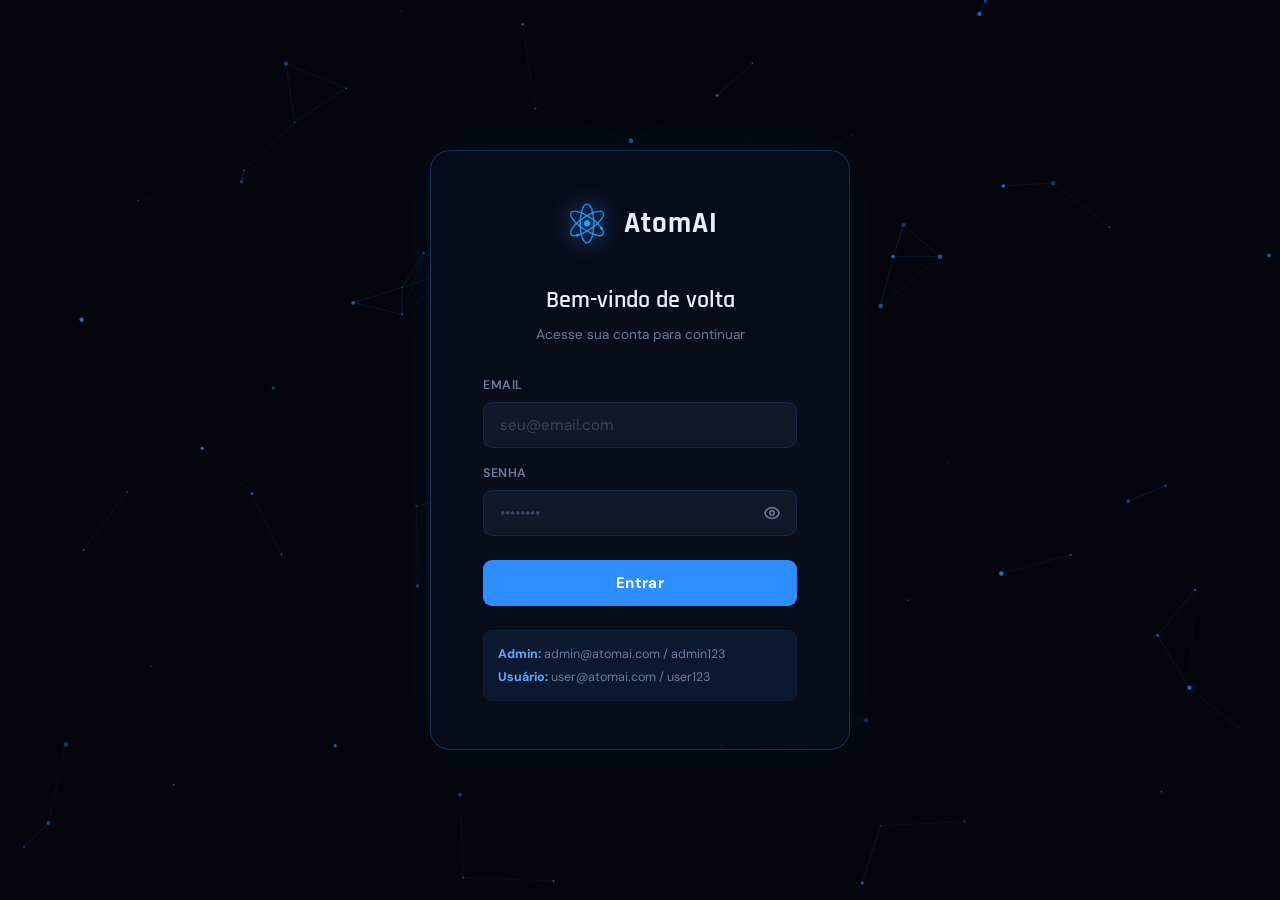
<file: html/index.html>
<!DOCTYPE html>
<html lang="pt-BR">
<head>
  <meta charset="UTF-8">
  <meta name="viewport" content="width=device-width, initial-scale=1.0">
  <link rel="icon" type="image/png" href="/images/ChatGPT Image 5 de nov. de 2025, 22_56_21 (1).png">
  <title>AtomAI — Login</title>
  <link rel="stylesheet" href="/css/style.css">
  <style>
    /* Scoped overrides so the login scene fills the viewport */
    body { display: block; overflow: hidden; }
  </style>
</head>
<body>

<div class="login-scene">
  <!-- Particle network canvas -->
  <canvas id="particles-canvas"></canvas>

  <!-- Login card -->
  <div class="login-card">

    <div class="login-logo-area">
      <img src="/images/ChatGPT Image 5 de nov. de 2025, 22_56_21 (1).png" alt="Logo AtomAI">
      <span class="brand-name">AtomAI</span>
    </div>

    <h1>Bem-vindo de volta</h1>
    <p class="welcome-sub">Acesse sua conta para continuar</p>

    <!-- Error message -->
    <div class="error-banner" id="error-banner">Email ou senha incorretos.</div>

    <!-- Email -->
    <div class="field-group">
      <label for="email">Email</label>
      <div class="input-wrapper">
        <input type="email" id="email" placeholder="seu@email.com" autocomplete="email">
      </div>
    </div>

    <!-- Password -->
    <div class="field-group">
      <label for="password">Senha</label>
      <div class="input-wrapper has-toggle">
        <input type="password" id="password" placeholder="••••••••" autocomplete="current-password">
        <button class="toggle-pass-btn" id="toggle-pass" type="button" title="Mostrar senha">
          <!-- Eye icon -->
          <svg id="eye-icon" xmlns="http://www.w3.org/2000/svg" width="18" height="18" fill="none" viewBox="0 0 24 24" stroke="currentColor" stroke-width="2">
            <path stroke-linecap="round" stroke-linejoin="round" d="M15 12a3 3 0 11-6 0 3 3 0 016 0z"/>
            <path stroke-linecap="round" stroke-linejoin="round" d="M2.458 12C3.732 7.943 7.523 5 12 5c4.478 0 8.268 2.943 9.542 7-1.274 4.057-5.064 7-9.542 7-4.477 0-8.268-2.943-9.542-7z"/>
          </svg>
        </button>
      </div>
    </div>

    <!-- Login button -->
    <button class="login-btn" id="login-btn" type="button">Entrar</button>

    <!-- Credentials hint -->
    <div class="login-hint">
      <strong>Admin:</strong> admin@atomai.com / admin123<br>
      <strong>Usuário:</strong> user@atomai.com / user123
    </div>

  </div>
</div>

<script>
/* ──────────────────────────────────────────────
   PARTICLE NETWORK BACKGROUND
   ────────────────────────────────────────────── */
(function () {
  const canvas  = document.getElementById('particles-canvas');
  const ctx     = canvas.getContext('2d');
  let W, H, particles;
  const COUNT   = 80;
  const MAX_DIST = 130;
  const ACCENT  = '45, 142, 255';

  function resize() {
    W = canvas.width  = window.innerWidth;
    H = canvas.height = window.innerHeight;
  }

  function Particle() {
    this.x  = Math.random() * W;
    this.y  = Math.random() * H;
    this.vx = (Math.random() - .5) * .5;
    this.vy = (Math.random() - .5) * .5;
    this.r  = Math.random() * 1.8 + .6;
    this.alpha = Math.random() * .5 + .3;
  }

  Particle.prototype.update = function () {
    this.x += this.vx;
    this.y += this.vy;
    if (this.x < 0 || this.x > W) this.vx *= -1;
    if (this.y < 0 || this.y > H) this.vy *= -1;
  };

  function init() {
    resize();
    particles = Array.from({ length: COUNT }, () => new Particle());
  }

  function draw() {
    ctx.clearRect(0, 0, W, H);

    // Draw lines
    for (let i = 0; i < particles.length; i++) {
      for (let j = i + 1; j < particles.length; j++) {
        const dx = particles[i].x - particles[j].x;
        const dy = particles[i].y - particles[j].y;
        const d  = Math.sqrt(dx * dx + dy * dy);
        if (d < MAX_DIST) {
          const opacity = (1 - d / MAX_DIST) * .35;
          ctx.beginPath();
          ctx.moveTo(particles[i].x, particles[i].y);
          ctx.lineTo(particles[j].x, particles[j].y);
          ctx.strokeStyle = `rgba(${ACCENT}, ${opacity})`;
          ctx.lineWidth = .6;
          ctx.stroke();
        }
      }
    }

    // Draw dots
    particles.forEach(p => {
      ctx.beginPath();
      ctx.arc(p.x, p.y, p.r, 0, Math.PI * 2);
      ctx.fillStyle = `rgba(${ACCENT}, ${p.alpha})`;
      ctx.fill();
      p.update();
    });

    requestAnimationFrame(draw);
  }

  window.addEventListener('resize', resize);
  init();
  draw();
})();

/* ──────────────────────────────────────────────
   LOGIN LOGIC
   ────────────────────────────────────────────── */
const USERS = {
  'admin@atomai.com': { password: 'admin123', role: 'admin' },
  'user@atomai.com':  { password: 'user123',  role: 'user'  }
};

const emailInput    = document.getElementById('email');
const passwordInput = document.getElementById('password');
const loginBtn      = document.getElementById('login-btn');
const errorBanner   = document.getElementById('error-banner');
const togglePass    = document.getElementById('toggle-pass');

/* Toggle password visibility */
togglePass.addEventListener('click', () => {
  const isPass = passwordInput.type === 'password';
  passwordInput.type = isPass ? 'text' : 'password';
  document.getElementById('eye-icon').style.opacity = isPass ? '.45' : '1';
});

/* Enter key support */
[emailInput, passwordInput].forEach(el =>
  el.addEventListener('keydown', e => { if (e.key === 'Enter') doLogin(); })
);
loginBtn.addEventListener('click', doLogin);

function showError(msg) {
  errorBanner.textContent = msg;
  errorBanner.classList.add('visible');
  passwordInput.value = '';
  passwordInput.focus();
}

function doLogin() {
  const email    = emailInput.value.trim().toLowerCase();
  const password = passwordInput.value;

  errorBanner.classList.remove('visible');

  if (!email || !password) {
    showError('Por favor, preencha email e senha.');
    return;
  }

  const user = USERS[email];

  if (!user || user.password !== password) {
    showError('Email ou senha incorretos.');
    return;
  }

  /* Store session (demo) */
  sessionStorage.setItem('atomai_user', JSON.stringify({ email, role: user.role }));

  /* Visual feedback before redirect */
  loginBtn.textContent = 'Entrando…';
  loginBtn.disabled = true;

  setTimeout(() => {
    if (user.role === 'admin') {
      window.location.href = '/html/dashboard.html';
    } else {
      window.location.href = '/html/atomai-chat.html';
    }
  }, 600);
}
</script>

</body>
</html>
</file>
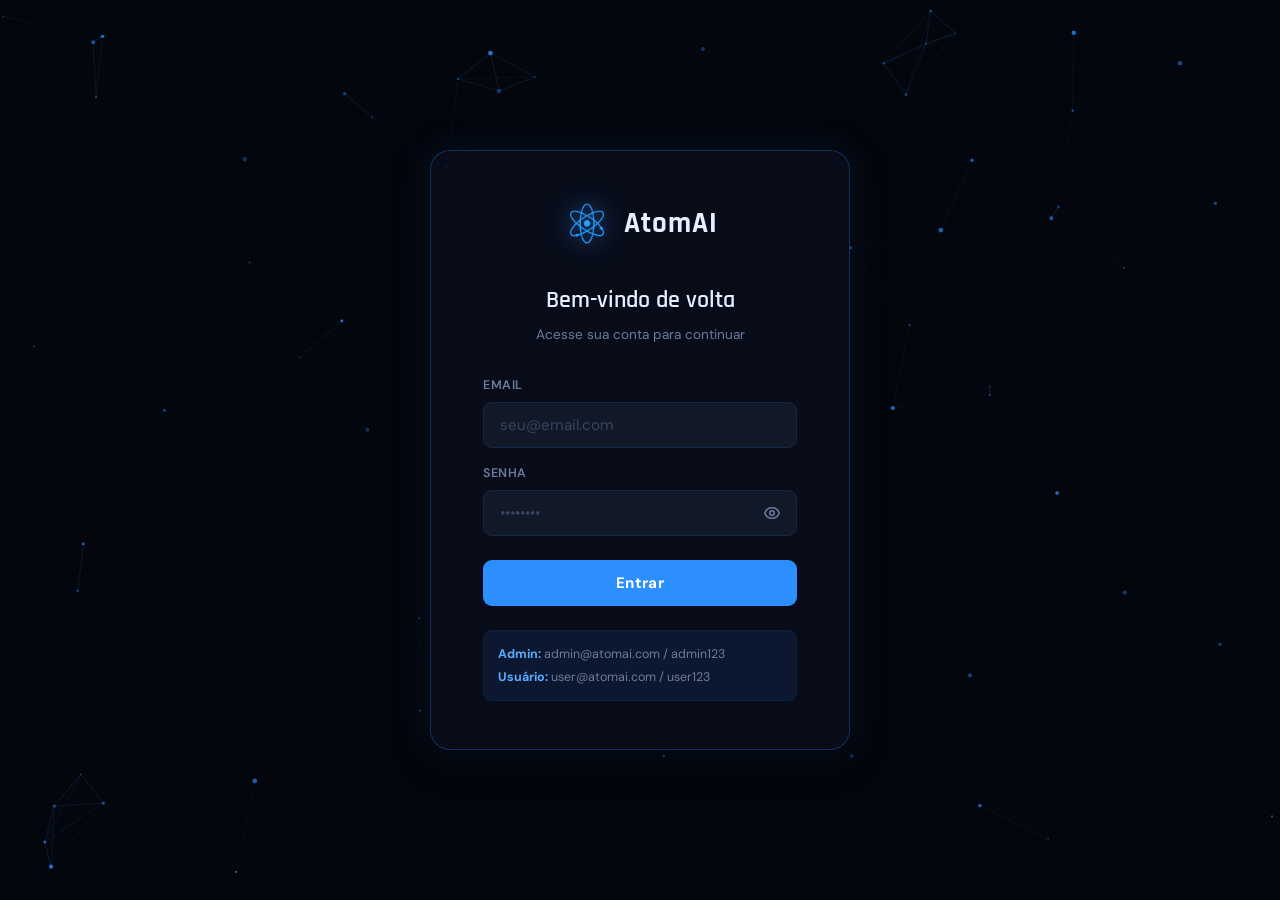
<file: html/agente-detalhe.html>
<!DOCTYPE html>
<html lang="pt-BR">
<head>
  <meta charset="UTF-8">
  <meta name="viewport" content="width=device-width, initial-scale=1.0">
  <link rel="icon" type="image/png" href="/images/ChatGPT Image 5 de nov. de 2025, 22_56_21 (1).png">
  <title>AtomAI — Detalhe do Agente</title>
  <link rel="stylesheet" href="/css/style.css">
  <script src="/js/auth.js"></script>
  <style>
    .back-btn {
      display: inline-flex;
      align-items: center;
      gap: 6px;
      background: transparent;
      border: 1px solid var(--border-hover);
      color: var(--text-2);
      padding: 8px 16px;
      font-size: .85rem;
      border-radius: var(--r-sm);
      cursor: pointer;
      margin-bottom: 28px;
      text-decoration: none;
      transition: all .2s;
    }
    .back-btn:hover {
      background: var(--accent-dim);
      color: var(--text-1);
      transform: translateX(-3px);
      box-shadow: none;
    }

    .agent-header {
      display: flex;
      align-items: center;
      gap: 20px;
      background: var(--bg-2);
      border: 1px solid var(--border);
      border-radius: var(--r);
      padding: 28px 32px;
      margin-bottom: 24px;
    }

    .agent-avatar {
      width: 68px; height: 68px;
      background: var(--accent-dim);
      border: 2px solid var(--border-hover);
      border-radius: 16px;
      display: flex;
      align-items: center;
      justify-content: center;
      font-family: 'Rajdhani', sans-serif;
      font-size: 1.6rem;
      font-weight: 700;
      color: var(--accent-bright);
      flex-shrink: 0;
    }

    .agent-info h2 {
      font-family: 'Rajdhani', sans-serif;
      font-size: 1.6rem;
      font-weight: 700;
    }

    .agent-info p {
      font-size: .88rem;
      color: var(--text-2);
      margin-top: 3px;
    }

    .agent-meta {
      display: flex;
      gap: 12px;
      margin-top: 10px;
      flex-wrap: wrap;
    }

    .meta-badge {
      font-size: .75rem;
      font-weight: 600;
      padding: 4px 10px;
      border-radius: 20px;
      background: var(--bg-3);
      border: 1px solid var(--border);
      color: var(--text-2);
    }

    .meta-badge.green { background: rgba(0,232,122,.1); border-color: rgba(0,232,122,.2); color: var(--green); }
    .meta-badge.blue  { background: var(--accent-dim);  border-color: var(--border-hover); color: var(--accent-bright); }

    .stats-row {
      display: grid;
      grid-template-columns: repeat(auto-fit, minmax(160px, 1fr));
      gap: 16px;
      margin-bottom: 24px;
    }

    .stat-mini {
      background: var(--bg-2);
      border: 1px solid var(--border);
      border-radius: var(--r);
      padding: 20px 22px;
    }

    .stat-mini h4 {
      font-size: .73rem;
      font-weight: 600;
      color: var(--text-2);
      text-transform: uppercase;
      letter-spacing: .9px;
      margin-bottom: 8px;
    }

    .stat-mini .val {
      font-family: 'Rajdhani', sans-serif;
      font-size: 2.2rem;
      font-weight: 700;
      color: var(--text-1);
      line-height: 1;
    }

    .stat-mini .sub {
      font-size: .8rem;
      margin-top: 4px;
    }

    .recent-title {
      font-family: 'Rajdhani', sans-serif;
      font-size: 1.1rem;
      font-weight: 600;
      margin-bottom: 14px;
      color: var(--text-1);
    }
  </style>
</head>
<body>

  <aside class="sidebar">
    <div class="logo-area">
      <img src="/images/ChatGPT Image 5 de nov. de 2025, 22_56_21 (1).png" alt="Logo" class="logo">
      <a href="/html/atomai-chat.html"><h2>AtomAI</h2></a>
    </div>
    <nav>
      <ul>
        <li><a href="/html/dashboard.html">📊 Dashboard</a></li>
        <li class="active"><a href="/html/agentes.html">🤖 Agentes</a></li>
        <li><a href="/html/tickets.html">🎫 Tickets</a></li>
        <li><a href="/html/conf.html">⚙️ Configurações</a></li>
      </ul>
    </nav>
  </aside>

  <main class="content fade-in">

    <a class="back-btn" href="/html/agentes.html">← Voltar para Agentes</a>

    <!-- Agent header preenchido via JS -->
    <div class="agent-header" id="agent-header">
      <div class="agent-avatar" id="agent-avatar">—</div>
      <div class="agent-info">
        <h2 id="agent-name">—</h2>
        <p id="agent-specialty">—</p>
        <div class="agent-meta">
          <span class="meta-badge green" id="agent-status">—</span>
          <span class="meta-badge blue" id="agent-id">—</span>
        </div>
      </div>
    </div>

    <!-- Stats -->
    <div class="stats-row">
      <div class="stat-mini">
        <h4>Resolvidos</h4>
        <div class="val" id="stat-resolved">—</div>
        <div class="sub positive">Total acumulado</div>
      </div>
      <div class="stat-mini">
        <h4>Em Andamento</h4>
        <div class="val" id="stat-active">—</div>
        <div class="sub neutral">Tickets abertos</div>
      </div>
      <div class="stat-mini">
        <h4>Taxa de Resolução</h4>
        <div class="val" id="stat-rate">—</div>
        <div class="sub positive">Esta semana</div>
      </div>
      <div class="stat-mini">
        <h4>Tempo Médio</h4>
        <div class="val" id="stat-time">—</div>
        <div class="sub neutral">Por ticket</div>
      </div>
    </div>

    <!-- Recent tickets -->
    <p class="recent-title">Tickets Recentes</p>
    <div class="table-wrapper">
      <table id="recent-table">
        <thead>
          <tr>
            <th>ID</th>
            <th>Cliente</th>
            <th>Assunto</th>
            <th>Status</th>
            <th>Criado</th>
          </tr>
        </thead>
        <tbody id="recent-tbody"></tbody>
      </table>
    </div>

  </main>

<script>
/* ── Dados dos agentes ── */
const AGENTS = {
  B1: {
    name: 'Bot 1',
    specialty: 'Especialidade: Hardware',
    status: 'Online',
    id: 'ID: B1-001',
    avatar: 'B1',
    resolved: 82,
    active: 7,
    rate: '94%',
    time: '8m',
    tickets: [
      { id: '111-111-111', cliente: 'João',   assunto: 'Placa-mãe não reconhece RAM',  status: 'online',  criado: '2 h atrás' },
      { id: '222-222-222', cliente: 'Filinto', assunto: 'HD não aparece no BIOS',       status: 'online',  criado: '3 min atrás' },
      { id: '555-555-555', cliente: 'Ana',     assunto: 'Fonte queimada',              status: 'away',    criado: '1 h atrás' },
      { id: '666-666-666', cliente: 'Pedro',   assunto: 'CPU superaquecendo',          status: 'online',  criado: '40 min atrás' },
    ]
  },
  B2: {
    name: 'Bot 2',
    specialty: 'Especialidade: Software',
    status: 'Online',
    id: 'ID: B2-002',
    avatar: 'B2',
    resolved: 76,
    active: 5,
    rate: '91%',
    time: '11m',
    tickets: [
      { id: '444-444-444', cliente: 'Vitor',   assunto: 'Erro ao instalar drivers',    status: 'online',  criado: '5 min atrás' },
      { id: '777-777-777', cliente: 'Mariana',  assunto: 'Windows não inicializa',     status: 'away',    criado: '30 min atrás' },
      { id: '888-888-888', cliente: 'Lucas',    assunto: 'Antivírus bloqueando app',   status: 'online',  criado: '1 h atrás' },
    ]
  },
  B3: {
    name: 'Bot 3',
    specialty: 'Especialidade: Gerais',
    status: 'Ausente',
    id: 'ID: B3-003',
    avatar: 'B3',
    resolved: 45,
    active: 2,
    rate: '78%',
    time: '14m',
    tickets: [
      { id: '333-333-333', cliente: 'Carlos',  assunto: 'Dúvida sobre garantia',      status: 'away',    criado: '7 min atrás' },
      { id: '999-999-999', cliente: 'Beatriz', assunto: 'Solicitação de troca',       status: 'online',  criado: '2 h atrás' },
    ]
  }
};

/* ── Lê parâmetro ?id=B1 ── */
const params = new URLSearchParams(window.location.search);
const id     = params.get('id') || 'B1';
const agent  = AGENTS[id] || AGENTS['B1'];

/* ── Preenche header ── */
document.getElementById('agent-avatar').textContent    = agent.avatar;
document.getElementById('agent-name').textContent      = agent.name;
document.getElementById('agent-specialty').textContent = agent.specialty;
document.getElementById('agent-status').textContent    = agent.status;
document.getElementById('agent-id').textContent        = agent.id;

/* status badge color */
if (agent.status === 'Online') {
  document.getElementById('agent-status').classList.add('green');
} else {
  document.getElementById('agent-status').style.cssText =
    'background:rgba(255,170,0,.1);border-color:rgba(255,170,0,.2);color:var(--orange)';
}

/* ── Preenche stats com contador animado ── */
function animCount(el, target, suffix = '') {
  let v = 0;
  const step = target / 40;
  const t = setInterval(() => {
    v += step;
    if (v >= target) { v = target; clearInterval(t); }
    el.textContent = Math.floor(v) + suffix;
  }, 16);
}

animCount(document.getElementById('stat-resolved'), agent.resolved);
animCount(document.getElementById('stat-active'),   agent.active);
document.getElementById('stat-rate').textContent = agent.rate;
document.getElementById('stat-time').textContent = agent.time;

/* ── Preenche tabela de tickets ── */
const tbody = document.getElementById('recent-tbody');
agent.tickets.forEach(t => {
  tbody.innerHTML += `
    <tr>
      <td class="link">${t.id}</td>
      <td>${t.cliente}</td>
      <td>${t.assunto}</td>
      <td><span class="status ${t.status}">${t.status === 'online' ? 'Resolvido' : 'Em aberto'}</span></td>
      <td>${t.criado}</td>
    </tr>`;
});
</script>

</body>
</html>
</file>
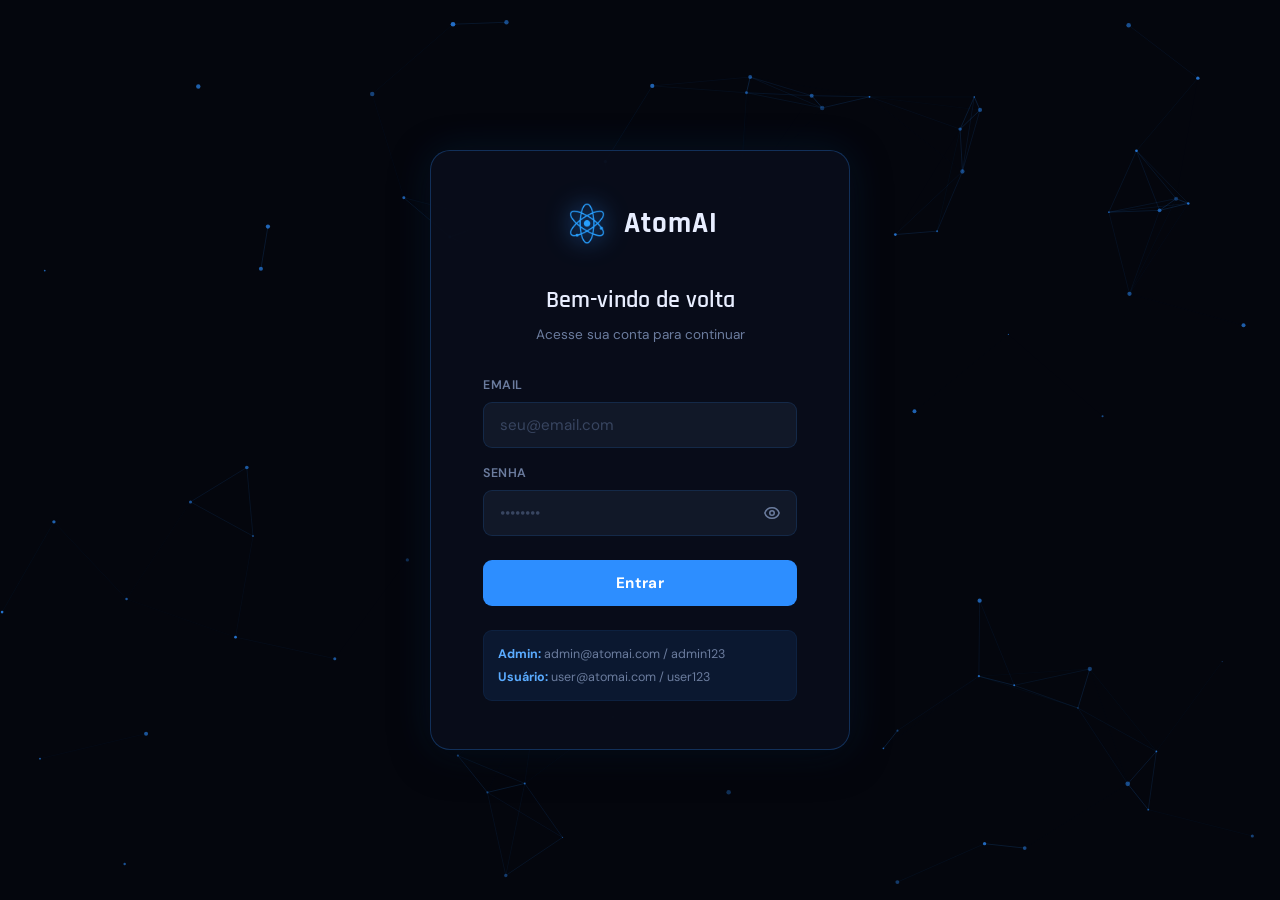
<file: html/agentes.html>
<!DOCTYPE html>
<html lang="pt-BR">
<head>
  <meta charset="UTF-8">
  <meta name="viewport" content="width=device-width, initial-scale=1.0">
  <link rel="icon" type="image/png" href="/images/ChatGPT Image 5 de nov. de 2025, 22_56_21 (1).png">
  <title>AtomAI — Agentes</title>
  <link rel="stylesheet" href="/css/style.css">
</head>
<body>

  <aside class="sidebar">
    <div class="logo-area">
      <img src="/images/ChatGPT Image 5 de nov. de 2025, 22_56_21 (1).png" alt="Logo" class="logo">
      <a href="/html/atomai-chat.html"><h2>AtomAI</h2></a>
    </div>
    <nav>
      <ul>
        <li><a href="/html/dashboard.html">📊 Dashboard</a></li>
        <li class="active"><a href="/html/agentes.html">🤖 Agentes</a></li>
        <li><a href="/html/tickets.html">🎫 Tickets</a></li>
        <li><a href="/html/conf.html">⚙️ Configurações</a></li>
      </ul>
    </nav>
  </aside>

  <main class="content">
    <h1>Agentes</h1>
    <p class="subtitle">Gerencie sua equipe de suporte</p>

    <div class="table-wrapper fade-in">
      <table>
        <thead>
          <tr>
            <th>Agente</th>
            <th>Especialidade</th>
            <th>Status</th>
            <th>Resolvidos</th>
            <th>Ações</th>
          </tr>
        </thead>
        <tbody>
          <tr>
            <td>B1 — Bot 1</td>
            <td>Hardware</td>
            <td><span class="status online">Online</span></td>
            <td>82</td>
            <td><a class="link" href="/html/agente-detalhe.html?id=B1">Ver detalhes →</a></td>
          </tr>
          <tr>
            <td>B2 — Bot 2</td>
            <td>Software</td>
            <td><span class="status online">Online</span></td>
            <td>76</td>
            <td><a class="link" href="/html/agente-detalhe.html?id=B2">Ver detalhes →</a></td>
          </tr>
          <tr>
            <td>B3 — Bot 3</td>
            <td>Gerais</td>
            <td><span class="status away">Ausente</span></td>
            <td>45</td>
            <td><a class="link" href="/html/agente-detalhe.html?id=B3">Ver detalhes →</a></td>
          </tr>
        </tbody>
      </table>
    </div>
  </main>


<script src="/js/auth.js"></script>
</body>
</html>
</file>
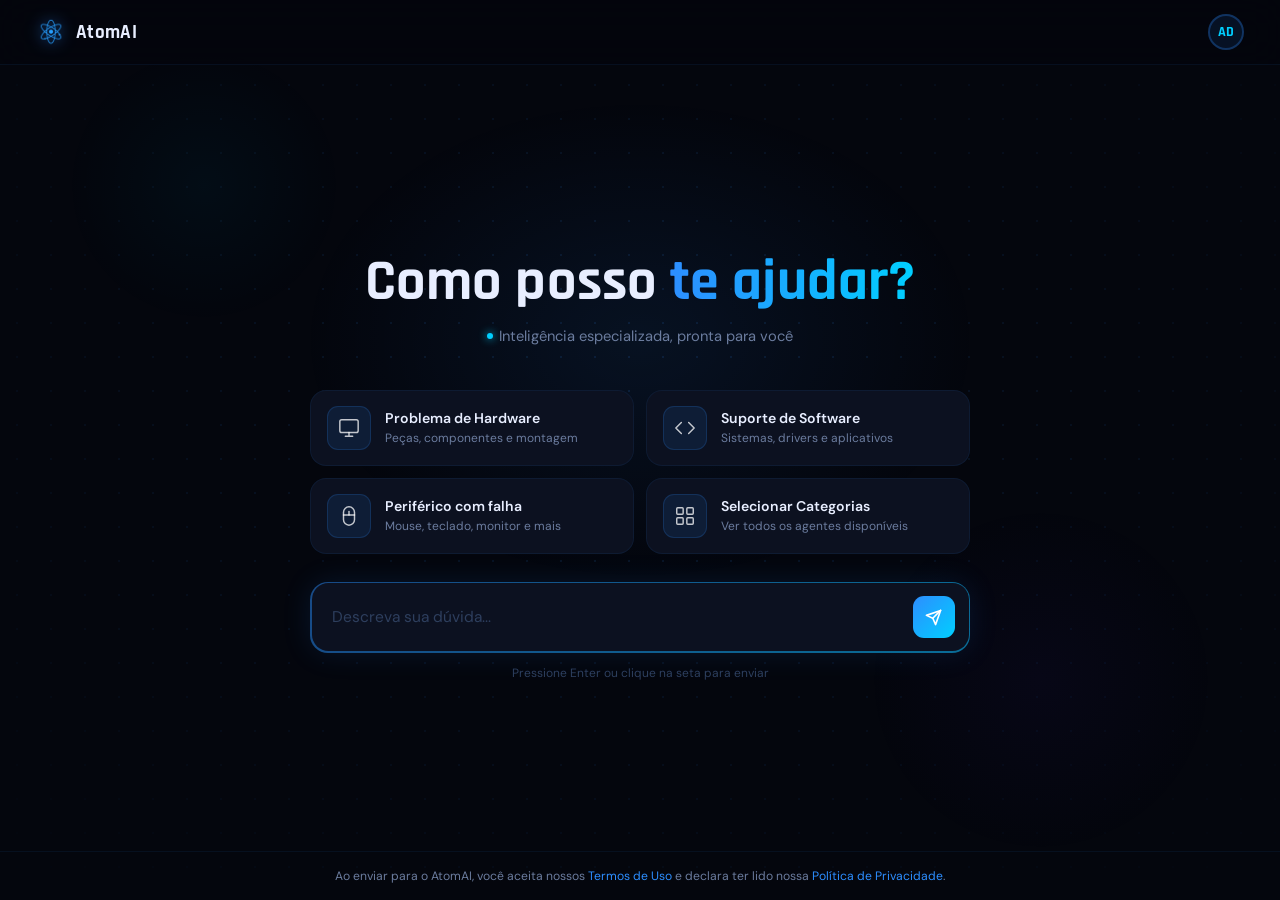
<file: html/atomai-chat.html>
<!DOCTYPE html>
<html lang="pt-BR">
<head>
  <meta charset="UTF-8">
  <meta name="viewport" content="width=device-width, initial-scale=1.0">
  <link rel="icon" type="image/png" href="/images/ChatGPT Image 5 de nov. de 2025, 22_56_21 (1).png">
  <title>AtomAI — Chat</title>
  <link rel="stylesheet" href="/css/atomai-chat.css">
</head>
<body>

  <!-- Background layers -->
  <div class="bg-grid"></div>
  <div class="bg-glow bg-glow-center"></div>
  <div class="bg-glow bg-glow-br"></div>
  <div class="bg-glow bg-glow-tl"></div>

  <!-- HEADER -->
  <header class="atomai-header">
    <div class="atomai-logo-area">
      <img src="/images/ChatGPT Image 5 de nov. de 2025, 22_56_21 (1).png" alt="Logo AtomAI" class="atomai-logo">
      <a href="/html/atomai-chat.html"><h1>AtomAI</h1></a>
    </div>

    <div class="atomai-user-menu">
      <div class="atomai-user-avatar" id="header-avatar">AD</div>
      <div class="atomai-dropdown" id="user-dropdown">
        <a href="/html/dashboard.html" id="link-admin"><button>⚙️ Painel Admin</button></a>
        <a href="/html/planos.html"><button>💎 Upgrade de Plano</button></a>
        <a href="/html/index.html" onclick="sessionStorage.clear()"><button>🚪 Sair</button></a>
      </div>
    </div>
  </header>

  <!-- MAIN -->
  <main class="atomai-main">
    <div class="atomai-chat-box">

      <!-- Heading -->
      <h1 class="main-title">
        Como posso <span class="gradient-word">te ajudar?</span>
      </h1>

      <p class="main-subtitle">
        <span class="subtitle-dot"></span>
        Inteligência especializada, pronta para você
      </p>

      <!-- Suggestion cards -->
      <div class="suggestions-grid">

        <div class="sug-card" data-msg="Estou com dificuldades com peças do meu computador.">
          <div class="sug-icon">
            <!-- Monitor / Hardware -->
            <svg viewBox="0 0 24 24" fill="none" stroke="currentColor" stroke-width="1.6" stroke-linecap="round" stroke-linejoin="round">
              <rect x="2" y="3" width="20" height="14" rx="2"/>
              <path d="M8 21h8M12 17v4"/>
            </svg>
          </div>
          <div class="sug-content">
            <span class="sug-title">Problema de Hardware</span>
            <span class="sug-desc">Peças, componentes e montagem</span>
          </div>
          <span class="sug-arrow">→</span>
        </div>

        <div class="sug-card" data-msg="Preciso de ajuda com um software ou sistema operacional.">
          <div class="sug-icon">
            <!-- Code / Software -->
            <svg viewBox="0 0 24 24" fill="none" stroke="currentColor" stroke-width="1.6" stroke-linecap="round" stroke-linejoin="round">
              <polyline points="16 18 22 12 16 6"/>
              <polyline points="8 6 2 12 8 18"/>
            </svg>
          </div>
          <div class="sug-content">
            <span class="sug-title">Suporte de Software</span>
            <span class="sug-desc">Sistemas, drivers e aplicativos</span>
          </div>
          <span class="sug-arrow">→</span>
        </div>

        <div class="sug-card" data-msg="Um periférico meu está com problema e precisa de suporte.">
          <div class="sug-icon">
            <!-- Mouse / Peripheral -->
            <svg viewBox="0 0 24 24" fill="none" stroke="currentColor" stroke-width="1.6" stroke-linecap="round" stroke-linejoin="round">
              <rect x="6" y="2" width="12" height="20" rx="6"/>
              <path d="M12 7v4"/>
              <line x1="6" y1="11" x2="18" y2="11"/>
            </svg>
          </div>
          <div class="sug-content">
            <span class="sug-title">Periférico com falha</span>
            <span class="sug-desc">Mouse, teclado, monitor e mais</span>
          </div>
          <span class="sug-arrow">→</span>
        </div>

        <div class="sug-card" data-msg="">
          <div class="sug-icon">
            <!-- Grid / Categories -->
            <svg viewBox="0 0 24 24" fill="none" stroke="currentColor" stroke-width="1.6" stroke-linecap="round" stroke-linejoin="round">
              <rect x="3" y="3" width="7" height="7" rx="1"/>
              <rect x="14" y="3" width="7" height="7" rx="1"/>
              <rect x="3" y="14" width="7" height="7" rx="1"/>
              <rect x="14" y="14" width="7" height="7" rx="1"/>
            </svg>
          </div>
          <div class="sug-content">
            <span class="sug-title">Selecionar Categorias</span>
            <span class="sug-desc">Ver todos os agentes disponíveis</span>
          </div>
          <span class="sug-arrow">→</span>
        </div>

      </div>

      <!-- Input -->
      <div class="input-border-wrap">
        <div class="atomai-input-inner">
          <input
            type="text"
            id="chat-input"
            placeholder="Descreva sua dúvida..."
            autocomplete="off"
          >
          <button class="send-btn" id="send-btn" type="button" title="Enviar">
            <svg viewBox="0 0 24 24">
              <line x1="22" y1="2" x2="11" y2="13"/>
              <polygon points="22 2 15 22 11 13 2 9 22 2"/>
            </svg>
          </button>
        </div>
      </div>

      <p class="input-hint">Pressione Enter ou clique na seta para enviar</p>

    </div>
  </main>

  <!-- FOOTER -->
  <footer class="atomai-footer">
    <p>
      Ao enviar para o AtomAI, você aceita nossos
      <a href="/html/termos.html">Termos de Uso</a> e declara ter lido nossa
      <a href="/html/privacidade.html">Política de Privacidade</a>.
    </p>
  </footer>

<script>
/* Esconde "Painel Admin" para usuário comum */
const _u = JSON.parse(sessionStorage.getItem('atomai_user') || '{}');
if (_u.role !== 'admin') {
  const adminLink = document.getElementById('link-admin');
  if (adminLink) adminLink.style.display = 'none';
}

/* Avatar com iniciais do perfil salvo */
(function () {
  const saved = JSON.parse(localStorage.getItem('atomai_profile') || '{}');
  const nome = (saved.nome || 'Admin').charAt(0).toUpperCase();
  const sobr = (saved.sobrenome || 'D').charAt(0).toUpperCase();
  document.getElementById('header-avatar').textContent = nome + sobr;
})();

/* Rotating placeholder */
const placeholders = [
  'Descreva sua dúvida...',
  'Ex: meu computador não liga...',
  'Ex: driver de áudio com problema...',
  'Ex: teclado não está respondendo...',
  'Ex: sistema lento após atualização...',
];
let pIdx = 0;
const chatInput = document.getElementById('chat-input');
setInterval(() => {
  if (document.activeElement !== chatInput) {
    pIdx = (pIdx + 1) % placeholders.length;
    chatInput.placeholder = placeholders[pIdx];
  }
}, 3200);

/* Suggestion cards */
document.querySelectorAll('.sug-card').forEach(card => {
  card.addEventListener('click', () => {
    const msg = card.dataset.msg;

    /* "Selecionar Categorias" → vai para categorias.html */
    if (!msg) {
      window.location.href = '/html/categorias.html';
      return;
    }

    /* Outros cards → chatbot com mensagem pré-preenchida */
    sessionStorage.setItem('atomai_msg', msg);
    window.location.href = '/html/chatbot1.html';
  });
});

/* Botão enviar / Enter */
function goToChat() {
  const val = chatInput.value.trim();
  if (!val) return;
  sessionStorage.setItem('atomai_msg', val);
  window.location.href = '/html/chatbot1.html';
}

document.getElementById('send-btn').addEventListener('click', goToChat);
chatInput.addEventListener('keydown', e => {
  if (e.key === 'Enter') goToChat();
});
</script>

</body>
</html>
</file>
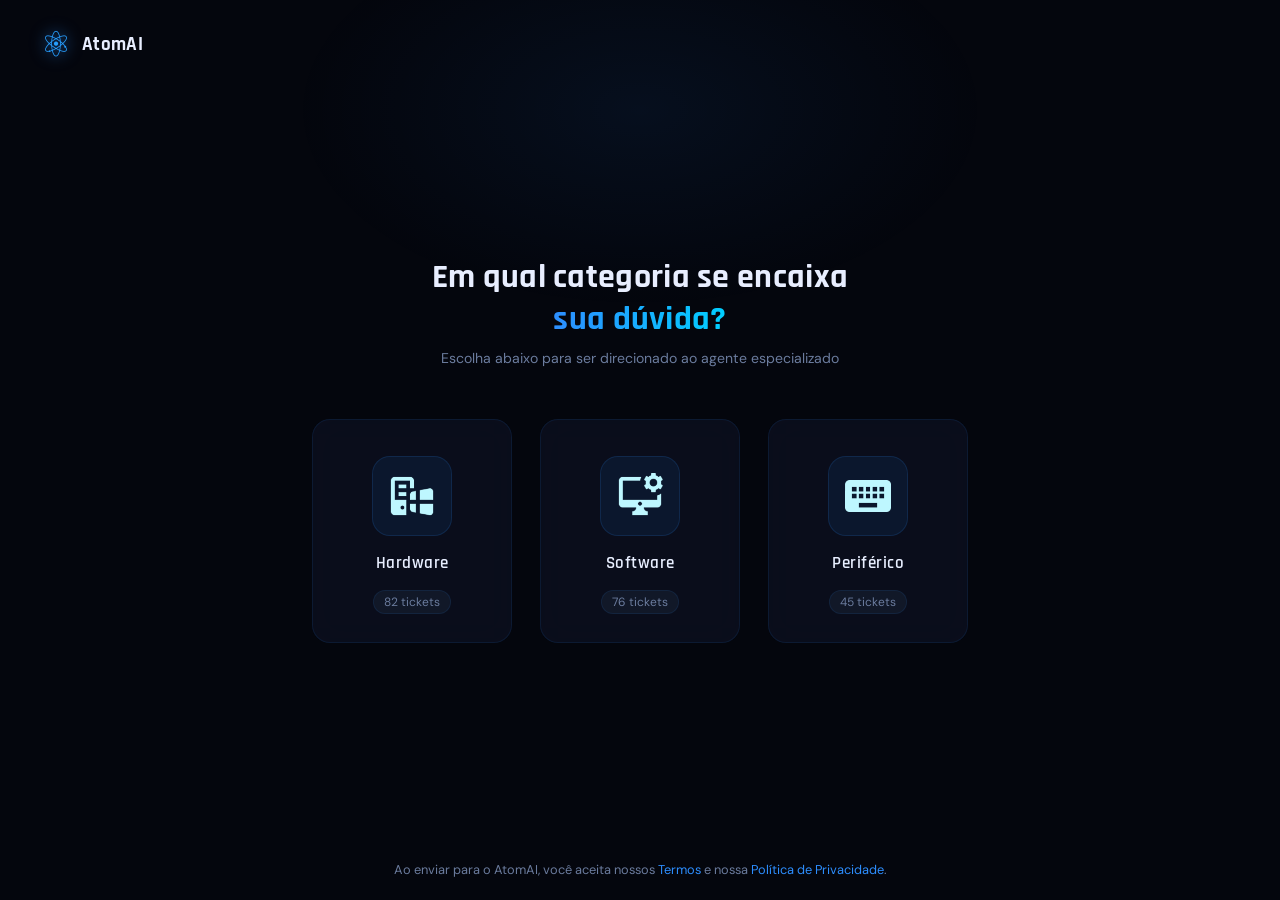
<file: html/categorias.html>
<!DOCTYPE html>
<html lang="pt-BR">
<head>
  <meta charset="UTF-8">
  <meta name="viewport" content="width=device-width, initial-scale=1.0">
  <link rel="icon" type="image/png" href="/images/ChatGPT Image 5 de nov. de 2025, 22_56_21 (1).png">
  <title>AtomAI — Selecione a Categoria</title>
  <link rel="stylesheet" href="/css/categorias.css">
</head>
<body>

  <!-- HEADER -->
  <header>
    <img src="/images/ChatGPT Image 5 de nov. de 2025, 22_56_21 (1).png" alt="Logo AtomAI">
    <a href="/html/atomai-chat.html"><h1>AtomAI</h1></a>
  </header>

  <!-- TITLE -->
  <div class="page-title">
    <h2>Em qual categoria se encaixa<br><span>sua dúvida?</span></h2>
    <p>Escolha abaixo para ser direcionado ao agente especializado</p>
  </div>

  <!-- CATEGORY CARDS -->
  <div class="categories-grid">

    <a class="cat-card" href="/html/chatbot1.html">
      <div class="cat-icon">
        <img src="/images/Server Windows.png" alt="Hardware">
      </div>
      <span class="cat-label">Hardware</span>
      <span class="cat-count">82 tickets</span>
      <span class="cat-arrow">→</span>
    </a>

    <a class="cat-card" href="/html/chatbot1.html">
      <div class="cat-icon">
        <img src="/images/iMac Settings.png" alt="Software">
      </div>
      <span class="cat-label">Software</span>
      <span class="cat-count">76 tickets</span>
      <span class="cat-arrow">→</span>
    </a>

    <a class="cat-card" href="/html/chatbot1.html">
      <div class="cat-icon">
        <img src="/images/Vector.png" alt="Periférico">
      </div>
      <span class="cat-label">Periférico</span>
      <span class="cat-count">45 tickets</span>
      <span class="cat-arrow">→</span>
    </a>

  </div>

  <!-- FOOTER -->
  <footer>
    Ao enviar para o AtomAI, você aceita nossos
    <a href="/html/termos.html">Termos</a> e nossa
    <a href="/html/privacidade.html">Política de Privacidade</a>.
  </footer>

</body>
</html>
</file>
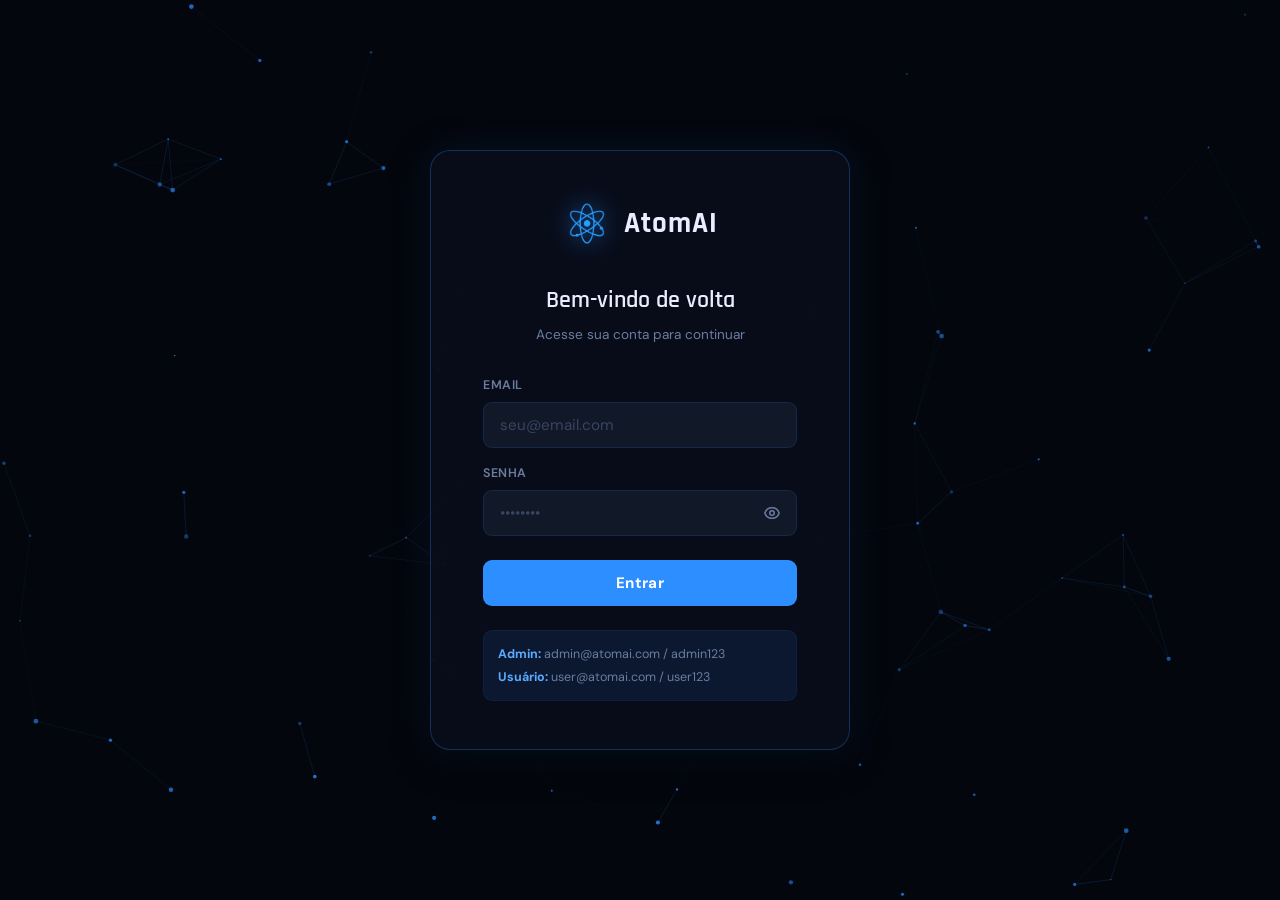
<file: html/conf.html>
<!DOCTYPE html>
<html lang="pt-BR">
<head>
  <meta charset="UTF-8">
  <meta name="viewport" content="width=device-width, initial-scale=1.0">
  <link rel="icon" type="image/png" href="/images/ChatGPT Image 5 de nov. de 2025, 22_56_21 (1).png">
  <title>AtomAI — Configurações</title>
  <link rel="stylesheet" href="/css/style.css">
</head>
<body>

  <aside class="sidebar">
    <div class="logo-area">
      <img src="/images/ChatGPT Image 5 de nov. de 2025, 22_56_21 (1).png" alt="Logo" class="logo">
      <a href="/html/atomai-chat.html"><h2>AtomAI</h2></a>
    </div>
    <nav>
      <ul>
        <li><a href="/html/dashboard.html">📊 Dashboard</a></li>
        <li><a href="/html/agentes.html">🤖 Agentes</a></li>
        <li><a href="/html/tickets.html">🎫 Tickets</a></li>
        <li class="active"><a href="/html/conf.html">⚙️ Configurações</a></li>
      </ul>
    </nav>
  </aside>

  <main class="content fade-in">
    <h1>Configurações</h1>
    <p class="subtitle">Gerencie seu perfil e preferências</p>

    <div class="config-card">
      <div class="profile-circle" id="profile-circle">AD</div>

      <label for="nome">Nome</label>
      <input type="text" id="nome" placeholder="Seu nome">

      <label for="sobrenome">Sobrenome</label>
      <input type="text" id="sobrenome" placeholder="Seu sobrenome">

      <label for="email">Email</label>
      <input type="email" id="email" placeholder="seu@email.com">

      <label for="empresa">Empresa</label>
      <input type="text" id="empresa" placeholder="Nome da empresa">

      <button style="margin-top:20px" id="save-btn" onclick="salvarAlteracoes()">Salvar Alterações</button>
    </div>
  </main>

<script src="/js/auth.js"></script>
<script>
const STORAGE_KEY = 'atomai_profile';

/* ── Carrega dados salvos ao abrir a página ── */
(function carregarPerfil() {
  const saved = JSON.parse(localStorage.getItem(STORAGE_KEY) || '{}');
  if (saved.nome)     document.getElementById('nome').value     = saved.nome;
  if (saved.sobrenome)document.getElementById('sobrenome').value= saved.sobrenome;
  if (saved.email)    document.getElementById('email').value    = saved.email;
  if (saved.empresa)  document.getElementById('empresa').value  = saved.empresa;
  atualizarAvatar(saved.nome, saved.sobrenome);
})();

/* ── Atualiza o círculo de avatar com as iniciais ── */
function atualizarAvatar(nome, sobrenome) {
  const i1 = (nome      || 'A').charAt(0).toUpperCase();
  const i2 = (sobrenome || 'D').charAt(0).toUpperCase();
  document.getElementById('profile-circle').textContent = i1 + i2;
}

/* Atualiza ao digitar */
document.getElementById('nome').addEventListener('input', () =>
  atualizarAvatar(document.getElementById('nome').value, document.getElementById('sobrenome').value));
document.getElementById('sobrenome').addEventListener('input', () =>
  atualizarAvatar(document.getElementById('nome').value, document.getElementById('sobrenome').value));

/* ── Salva no localStorage ── */
function salvarAlteracoes() {
  const dados = {
    nome:      document.getElementById('nome').value.trim(),
    sobrenome: document.getElementById('sobrenome').value.trim(),
    email:     document.getElementById('email').value.trim(),
    empresa:   document.getElementById('empresa').value.trim(),
  };

  localStorage.setItem(STORAGE_KEY, JSON.stringify(dados));

  const btn = document.getElementById('save-btn');
  btn.textContent = '✓ Salvo!';
  btn.style.background = '#00e87a';
  setTimeout(() => {
    btn.textContent = 'Salvar Alterações';
    btn.style.background = '';
  }, 2200);
}
</script>

</body>
</html>
</file>
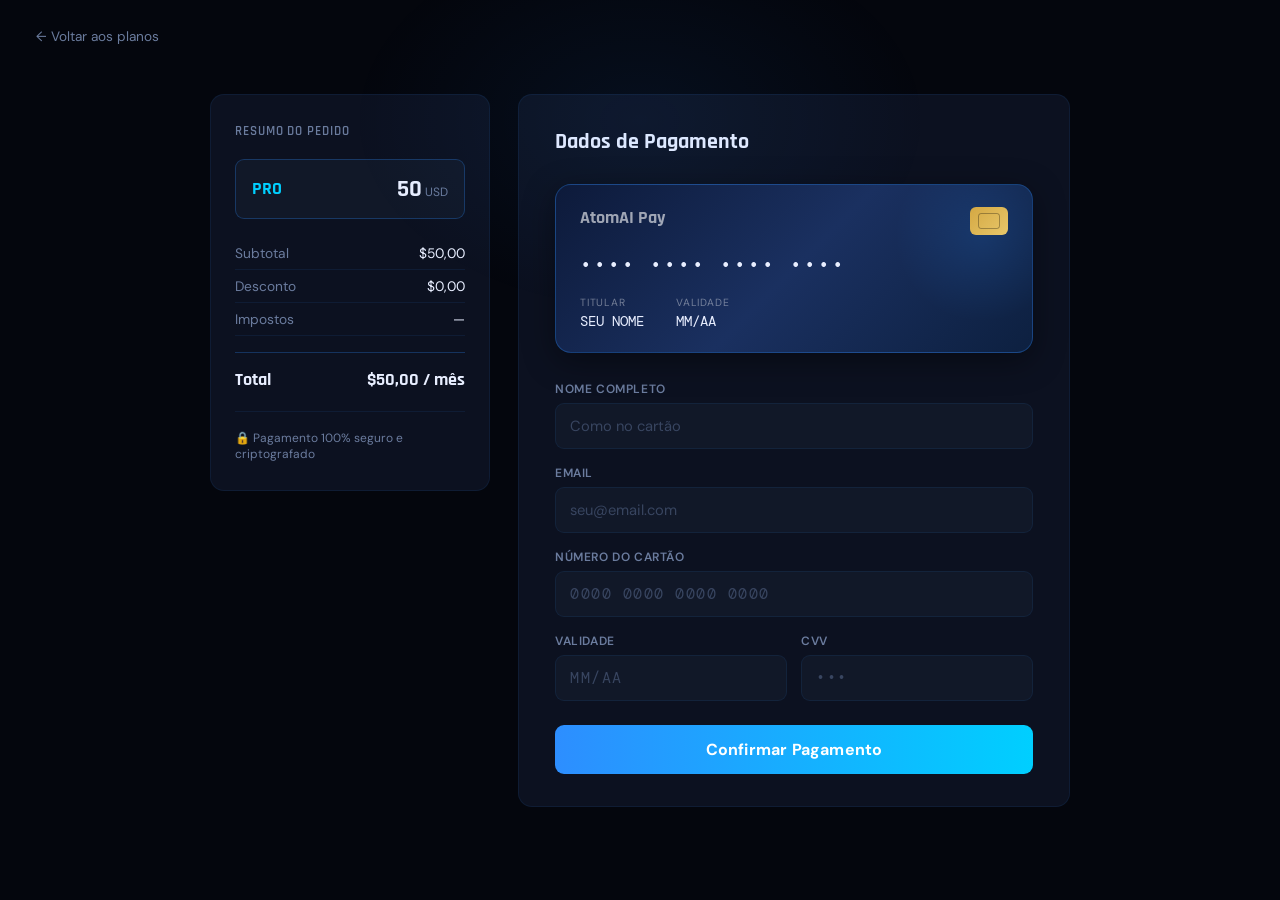
<file: html/pagamento.html>
<!DOCTYPE html>
<html lang="pt-BR">
<head>
  <meta charset="UTF-8">
  <meta name="viewport" content="width=device-width, initial-scale=1.0">
  <link rel="icon" type="image/png" href="/images/ChatGPT Image 5 de nov. de 2025, 22_56_21 (1).png">
  <title>AtomAI — Pagamento</title>
  <link href="https://fonts.googleapis.com/css2?family=Rajdhani:wght@600;700&family=DM+Sans:opsz,wght@9..40,300;9..40,400;9..40,500;9..40,600&family=DM+Mono:wght@400;500&display=swap" rel="stylesheet">
  <style>
    :root {
      --bg-0: #04060d;
      --bg-1: #080c16;
      --bg-2: #0c1120;
      --bg-3: #111828;
      --accent:        #2d8eff;
      --accent-bright: #00cfff;
      --accent-dim:    rgba(45,142,255,.10);
      --text-1: #e8eeff;
      --text-2: #6b7c9e;
      --text-3: #384560;
      --green:  #00e87a;
      --red:    #ff4d6d;
      --border:       rgba(45,142,255,.09);
      --border-hover: rgba(45,142,255,.28);
      --r: 14px;
      --r-sm: 9px;
    }

    *, *::before, *::after { margin:0; padding:0; box-sizing:border-box; }

    body {
      background: var(--bg-0);
      color: var(--text-1);
      font-family: 'DM Sans', system-ui, sans-serif;
      min-height: 100vh;
      display: flex;
      flex-direction: column;
      align-items: center;
      justify-content: center;
      padding: 40px 20px;
      position: relative;
      -webkit-font-smoothing: antialiased;
      transition: opacity .35s ease;
    }

    body::before {
      content: '';
      position: fixed;
      top: -80px; left: 50%;
      transform: translateX(-50%);
      width: 600px; height: 400px;
      background: radial-gradient(ellipse, rgba(45,142,255,.07) 0%, transparent 68%);
      pointer-events: none;
    }

    a { text-decoration: none; color: inherit; }

    /* ── Back link ── */
    .back-link {
      position: absolute;
      top: 28px; left: 36px;
      display: flex;
      align-items: center;
      gap: 6px;
      font-size: .85rem;
      color: var(--text-2);
      transition: color .2s;
    }

    .back-link:hover { color: var(--text-1); }

    /* ── Layout ── */
    .checkout-wrap {
      display: flex;
      gap: 28px;
      width: 100%;
      max-width: 860px;
      align-items: flex-start;
    }

    /* ── Order summary ── */
    .order-summary {
      width: 280px;
      flex-shrink: 0;
      background: var(--bg-2);
      border: 1px solid var(--border);
      border-radius: var(--r);
      padding: 28px 24px;
    }

    .order-summary h3 {
      font-family: 'Rajdhani', sans-serif;
      font-size: .8rem;
      font-weight: 600;
      color: var(--text-2);
      text-transform: uppercase;
      letter-spacing: .9px;
      margin-bottom: 20px;
    }

    .plan-tag {
      display: flex;
      align-items: center;
      justify-content: space-between;
      padding: 14px 16px;
      background: var(--bg-3);
      border: 1px solid var(--border-hover);
      border-radius: var(--r-sm);
      margin-bottom: 18px;
    }

    .plan-tag .pname {
      font-family: 'Rajdhani', sans-serif;
      font-size: 1.1rem;
      font-weight: 700;
      color: var(--accent-bright);
    }

    .plan-tag .pprice {
      font-family: 'Rajdhani', sans-serif;
      font-size: 1.5rem;
      font-weight: 700;
    }

    .plan-tag .pprice small {
      font-family: 'DM Sans', sans-serif;
      font-size: .75rem;
      font-weight: 400;
      color: var(--text-2);
    }

    .summary-line {
      display: flex;
      justify-content: space-between;
      font-size: .86rem;
      padding: 7px 0;
      border-bottom: 1px solid var(--border);
      color: var(--text-2);
    }

    .summary-line:last-of-type { border-bottom: none; }
    .summary-line span:last-child { color: var(--text-1); }

    .summary-total {
      display: flex;
      justify-content: space-between;
      font-family: 'Rajdhani', sans-serif;
      font-size: 1.1rem;
      font-weight: 700;
      margin-top: 16px;
      padding-top: 16px;
      border-top: 1px solid var(--border-hover);
    }

    .secure-badge {
      display: flex;
      align-items: center;
      gap: 6px;
      font-size: .75rem;
      color: var(--text-2);
      margin-top: 20px;
      padding-top: 18px;
      border-top: 1px solid var(--border);
    }

    /* ── Form card ── */
    .checkout-form-card {
      flex: 1;
      background: var(--bg-2);
      border: 1px solid var(--border);
      border-radius: var(--r);
      padding: 32px 36px;
    }

    .form-title {
      font-family: 'Rajdhani', sans-serif;
      font-size: 1.4rem;
      font-weight: 700;
      margin-bottom: 28px;
    }

    /* Visual credit card */
    .card-visual {
      background: linear-gradient(135deg, #0d1a3a 0%, #1a3060 50%, #0d2040 100%);
      border: 1px solid rgba(45,142,255,.3);
      border-radius: 16px;
      padding: 22px 24px;
      margin-bottom: 28px;
      position: relative;
      overflow: hidden;
      min-height: 140px;
      box-shadow: 0 8px 32px rgba(0,0,0,.4);
    }

    .card-visual::before {
      content: '';
      position: absolute;
      top: -40px; right: -40px;
      width: 180px; height: 180px;
      background: radial-gradient(circle, rgba(45,142,255,.15) 0%, transparent 68%);
    }

    .card-visual .card-logo {
      font-family: 'Rajdhani', sans-serif;
      font-size: 1.1rem;
      font-weight: 700;
      color: rgba(255,255,255,.6);
      margin-bottom: 24px;
    }

    .card-visual .card-number-display {
      font-family: 'DM Mono', monospace;
      font-size: 1.2rem;
      letter-spacing: 3px;
      color: var(--text-1);
      margin-bottom: 18px;
    }

    .card-visual .card-meta {
      display: flex;
      gap: 32px;
    }

    .card-visual .card-meta .label {
      font-size: .65rem;
      text-transform: uppercase;
      letter-spacing: .8px;
      color: rgba(255,255,255,.4);
      margin-bottom: 3px;
    }

    .card-visual .card-meta .value {
      font-family: 'DM Mono', monospace;
      font-size: .9rem;
      color: var(--text-1);
    }

    /* chip icon */
    .card-chip {
      position: absolute;
      top: 22px; right: 24px;
      width: 38px; height: 28px;
      background: linear-gradient(135deg, #d4a843, #e8c76a);
      border-radius: 6px;
      display: flex;
      align-items: center;
      justify-content: center;
    }

    .card-chip::after {
      content: '';
      width: 22px; height: 16px;
      border: 1.5px solid rgba(0,0,0,.3);
      border-radius: 3px;
    }

    /* ── Form fields ── */
    .field-row {
      display: grid;
      grid-template-columns: 1fr 1fr;
      gap: 14px;
    }

    .field-group {
      display: flex;
      flex-direction: column;
      gap: 6px;
      margin-bottom: 16px;
    }

    .field-group label {
      font-size: .75rem;
      font-weight: 600;
      color: var(--text-2);
      text-transform: uppercase;
      letter-spacing: .6px;
    }

    .field-group input {
      background: var(--bg-3);
      border: 1px solid var(--border);
      border-radius: var(--r-sm);
      color: var(--text-1);
      padding: 12px 14px;
      font-family: 'DM Sans', sans-serif;
      font-size: .92rem;
      outline: none;
      transition: border-color .2s, box-shadow .2s;
      width: 100%;
    }

    .field-group input.mono {
      font-family: 'DM Mono', monospace;
      letter-spacing: 1.5px;
    }

    .field-group input:focus {
      border-color: var(--accent);
      box-shadow: 0 0 0 3px rgba(45,142,255,.10);
    }

    .field-group input::placeholder { color: var(--text-3); }

    /* ── Pay button ── */
    .pay-btn {
      width: 100%;
      padding: 14px;
      background: linear-gradient(90deg, var(--accent), var(--accent-bright));
      border: none;
      border-radius: var(--r-sm);
      color: #fff;
      font-family: 'DM Sans', sans-serif;
      font-size: 1rem;
      font-weight: 700;
      cursor: pointer;
      margin-top: 8px;
      transition: filter .2s, transform .2s, box-shadow .2s;
      letter-spacing: .2px;
    }

    .pay-btn:hover {
      filter: brightness(1.1);
      transform: translateY(-1px);
      box-shadow: 0 8px 28px rgba(45,142,255,.40);
    }

    .pay-btn:disabled {
      opacity: .6;
      cursor: not-allowed;
      transform: none;
    }

    /* ── SUCCESS OVERLAY ── */
    .success-overlay {
      display: none;
      position: fixed;
      inset: 0;
      background: rgba(4,6,13,.92);
      backdrop-filter: blur(10px);
      z-index: 999;
      align-items: center;
      justify-content: center;
      flex-direction: column;
      gap: 20px;
      text-align: center;
      padding: 40px;
    }

    .success-overlay.visible {
      display: flex;
      animation: fadeIn .4s ease both;
    }

    @keyframes fadeIn {
      from { opacity: 0; }
      to   { opacity: 1; }
    }

    .success-icon {
      width: 72px; height: 72px;
      background: rgba(0,232,122,.12);
      border: 2px solid rgba(0,232,122,.3);
      border-radius: 50%;
      display: flex;
      align-items: center;
      justify-content: center;
      font-size: 2rem;
      animation: popIn .5s cubic-bezier(.22,1,.36,1) both;
    }

    @keyframes popIn {
      from { transform: scale(.5); opacity: 0; }
      to   { transform: scale(1);  opacity: 1; }
    }

    .success-overlay h2 {
      font-family: 'Rajdhani', sans-serif;
      font-size: 2rem;
      font-weight: 700;
    }

    .success-overlay p {
      color: var(--text-2);
      font-size: .92rem;
      max-width: 360px;
    }

    .success-back-btn {
      background: var(--accent);
      color: #fff;
      border: none;
      padding: 12px 28px;
      border-radius: var(--r-sm);
      font-family: 'DM Sans', sans-serif;
      font-size: .92rem;
      font-weight: 600;
      cursor: pointer;
      margin-top: 8px;
      transition: background .2s, transform .2s;
    }

    .success-back-btn:hover {
      background: #1a78ff;
      transform: translateY(-1px);
    }

    /* Responsive */
    @media (max-width: 700px) {
      .checkout-wrap { flex-direction: column; }
      .order-summary { width: 100%; }
      .field-row { grid-template-columns: 1fr; }
    }
  </style>
</head>
<body>

  <a class="back-link" href="/html/planos.html">← Voltar aos planos</a>

  <!-- SUCCESS OVERLAY -->
  <div class="success-overlay" id="success-overlay">
    <div class="success-icon">✓</div>
    <h2>Pagamento confirmado!</h2>
    <p id="success-msg">Seu plano foi ativado com sucesso. Bem-vindo ao AtomAI Pro!</p>
    <button class="success-back-btn" onclick="window.location.href='/html/atomai-chat.html'">
      Ir para o Chat →
    </button>
  </div>

  <div class="checkout-wrap">

    <!-- ORDER SUMMARY -->
    <div class="order-summary">
      <h3>Resumo do Pedido</h3>
      <div class="plan-tag">
        <span class="pname" id="sum-plan">Pro</span>
        <span class="pprice"><span id="sum-price">50</span><small> USD</small></span>
      </div>
      <div class="summary-line">
        <span>Subtotal</span>
        <span id="sum-subtotal">$50,00</span>
      </div>
      <div class="summary-line">
        <span>Desconto</span>
        <span>$0,00</span>
      </div>
      <div class="summary-line">
        <span>Impostos</span>
        <span>—</span>
      </div>
      <div class="summary-total">
        <span>Total</span>
        <span id="sum-total">$50,00 / mês</span>
      </div>
      <div class="secure-badge">
        🔒 Pagamento 100% seguro e criptografado
      </div>
    </div>

    <!-- FORM -->
    <div class="checkout-form-card">
      <p class="form-title">Dados de Pagamento</p>

      <!-- Visual card preview -->
      <div class="card-visual">
        <div class="card-logo">AtomAI Pay</div>
        <div class="card-chip"></div>
        <div class="card-number-display" id="card-display">•••• •••• •••• ••••</div>
        <div class="card-meta">
          <div>
            <div class="label">Titular</div>
            <div class="value" id="card-name-display">SEU NOME</div>
          </div>
          <div>
            <div class="label">Validade</div>
            <div class="value" id="card-exp-display">MM/AA</div>
          </div>
        </div>
      </div>

      <!-- Form fields -->
      <div class="field-group">
        <label>Nome completo</label>
        <input type="text" id="f-name" placeholder="Como no cartão" autocomplete="name">
      </div>

      <div class="field-group">
        <label>Email</label>
        <input type="email" id="f-email" placeholder="seu@email.com" autocomplete="email">
      </div>

      <div class="field-group">
        <label>Número do cartão</label>
        <input type="text" id="f-card" class="mono" placeholder="0000 0000 0000 0000" maxlength="19" autocomplete="cc-number">
      </div>

      <div class="field-row">
        <div class="field-group">
          <label>Validade</label>
          <input type="text" id="f-exp" class="mono" placeholder="MM/AA" maxlength="5" autocomplete="cc-exp">
        </div>
        <div class="field-group">
          <label>CVV</label>
          <input type="text" id="f-cvv" class="mono" placeholder="•••" maxlength="4" autocomplete="cc-csc">
        </div>
      </div>

      <button class="pay-btn" id="pay-btn" onclick="pagar()">
        Confirmar Pagamento
      </button>
    </div>

  </div>

<script>
/* ── Lê parâmetros da URL ── */
const params = new URLSearchParams(window.location.search);
const plano  = (params.get('plano') || 'pro').toUpperCase();
const preco  = params.get('preco') || '50';

document.getElementById('sum-plan').textContent    = plano;
document.getElementById('sum-price').textContent   = preco;
document.getElementById('sum-subtotal').textContent = `$${preco},00`;
document.getElementById('sum-total').textContent    = `$${preco},00 / mês`;

/* ── Live card preview ── */
document.getElementById('f-card').addEventListener('input', e => {
  let v = e.target.value.replace(/\D/g, '').substring(0, 16);
  v = v.replace(/(.{4})/g, '$1 ').trim();
  e.target.value = v;
  const display = v.padEnd(19, '•').replace(/ /g,'').replace(/(.{4})/g,'$1 ').trim();
  document.getElementById('card-display').textContent = display || '•••• •••• •••• ••••';
});

document.getElementById('f-name').addEventListener('input', e => {
  document.getElementById('card-name-display').textContent =
    e.target.value.toUpperCase() || 'SEU NOME';
});

document.getElementById('f-exp').addEventListener('input', e => {
  let v = e.target.value.replace(/\D/g,'').substring(0,4);
  if (v.length >= 3) v = v.substring(0,2) + '/' + v.substring(2);
  e.target.value = v;
  document.getElementById('card-exp-display').textContent = v || 'MM/AA';
});

document.getElementById('f-cvv').addEventListener('input', e => {
  e.target.value = e.target.value.replace(/\D/g,'').substring(0,4);
});

/* ── Pagar (visual) ── */
function pagar() {
  const nome  = document.getElementById('f-name').value.trim();
  const email = document.getElementById('f-email').value.trim();
  const card  = document.getElementById('f-card').value.replace(/\s/g,'');
  const exp   = document.getElementById('f-exp').value.trim();
  const cvv   = document.getElementById('f-cvv').value.trim();

  if (!nome || !email || card.length < 16 || exp.length < 5 || cvv.length < 3) {
    alert('Por favor, preencha todos os campos corretamente.');
    return;
  }

  const btn = document.getElementById('pay-btn');
  btn.textContent = 'Processando…';
  btn.disabled = true;

  setTimeout(() => {
    document.getElementById('success-msg').textContent =
      `Seu plano ${plano} foi ativado com sucesso. Aproveite todos os recursos!`;
    document.getElementById('success-overlay').classList.add('visible');
  }, 1800);
}
</script>

</body>
</html>
</file>
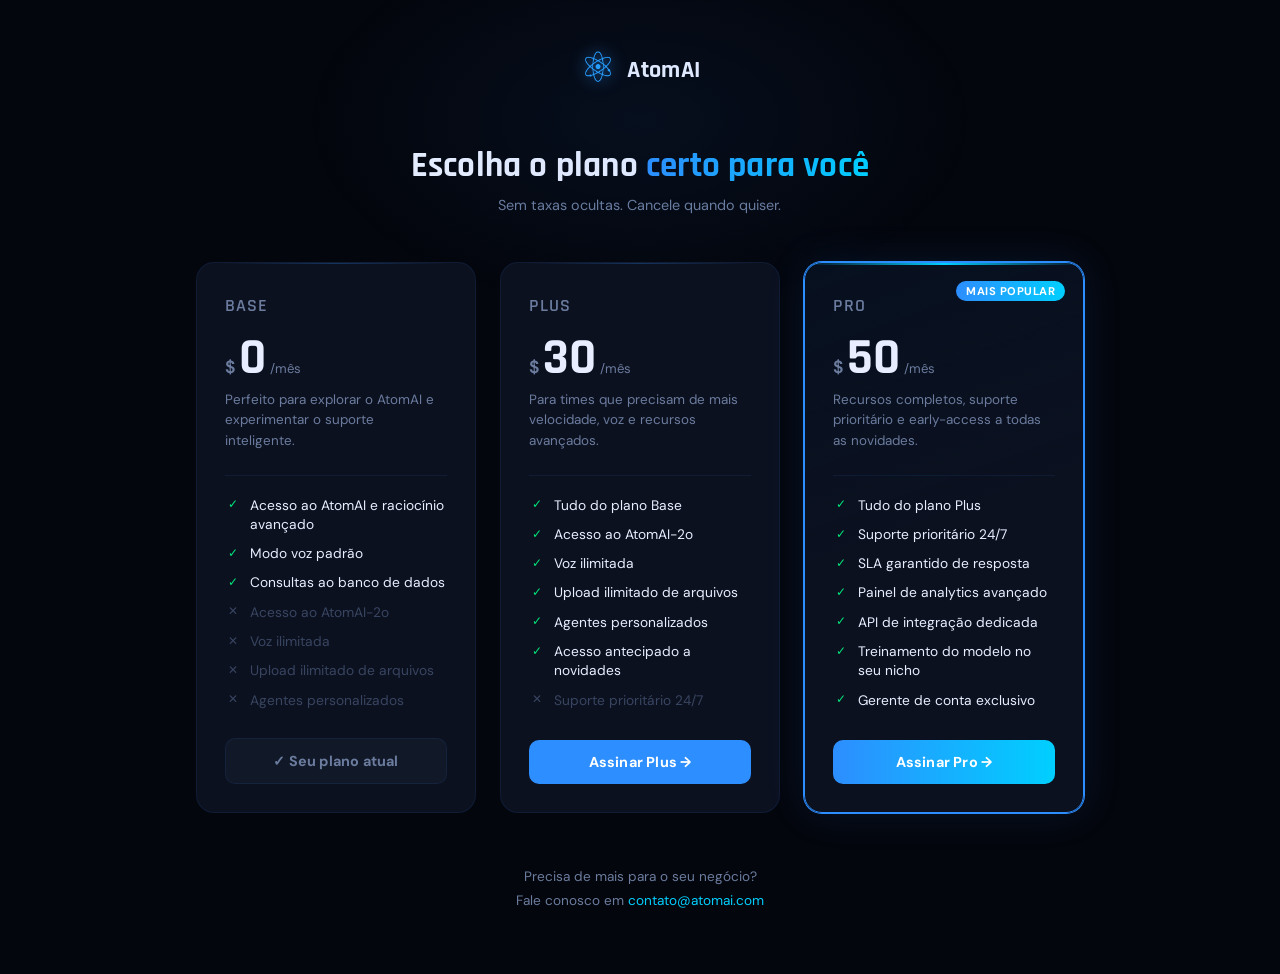
<file: html/planos.html>
<!DOCTYPE html>
<html lang="pt-BR">
<head>
  <meta charset="UTF-8">
  <meta name="viewport" content="width=device-width, initial-scale=1.0">
  <link rel="icon" type="image/png" href="/images/ChatGPT Image 5 de nov. de 2025, 22_56_21 (1).png">
  <title>AtomAI — Planos</title>
  <link rel="preconnect" href="https://fonts.googleapis.com">
  <link href="https://fonts.googleapis.com/css2?family=Rajdhani:wght@400;500;600;700&family=DM+Sans:opsz,wght@9..40,300;9..40,400;9..40,500;9..40,600&display=swap" rel="stylesheet">
  <style>
    :root {
      --bg-0: #04060d;
      --bg-1: #080c16;
      --bg-2: #0c1120;
      --bg-3: #111828;
      --accent:        #2d8eff;
      --accent-bright: #00cfff;
      --accent-dim:    rgba(45,142,255,.10);
      --accent-glow:   rgba(45,142,255,.30);
      --text-1: #e8eeff;
      --text-2: #6b7c9e;
      --text-3: #384560;
      --green:  #00e87a;
      --orange: #ffaa00;
      --border:       rgba(45,142,255,.09);
      --border-hover: rgba(45,142,255,.28);
      --r: 18px;
      --r-sm: 10px;
    }

    *, *::before, *::after { margin:0; padding:0; box-sizing:border-box; }

    body {
      background: var(--bg-0);
      color: var(--text-1);
      font-family: 'DM Sans', system-ui, sans-serif;
      min-height: 100vh;
      display: flex;
      flex-direction: column;
      align-items: center;
      padding: 48px 24px 60px;
      position: relative;
      -webkit-font-smoothing: antialiased;
    }

    body::before {
      content: '';
      position: fixed;
      top: -80px; left: 50%;
      transform: translateX(-50%);
      width: 700px; height: 400px;
      background: radial-gradient(ellipse, rgba(45,142,255,.07) 0%, transparent 68%);
      pointer-events: none;
    }

    a { text-decoration: none; color: inherit; }

    /* ── Logo ── */
    .logo-bar {
      display: flex;
      align-items: center;
      gap: 10px;
      margin-bottom: 52px;
    }

    .logo-bar img {
      width: 38px;
      filter: drop-shadow(0 0 8px rgba(45,142,255,.85));
      animation: spin 16s linear infinite;
    }

    @keyframes spin { to { transform: rotate(360deg); } }

    .logo-bar h1 {
      font-family: 'Rajdhani', sans-serif;
      font-size: 1.5rem;
      font-weight: 700;
      letter-spacing: .4px;
    }

    /* ── Heading ── */
    .plans-heading {
      text-align: center;
      margin-bottom: 48px;
    }

    .plans-heading h2 {
      font-family: 'Rajdhani', sans-serif;
      font-size: 2.2rem;
      font-weight: 700;
      letter-spacing: .2px;
      margin-bottom: 8px;
    }

    .plans-heading h2 span {
      background: linear-gradient(90deg, var(--accent), var(--accent-bright));
      -webkit-background-clip: text;
      -webkit-text-fill-color: transparent;
      background-clip: text;
    }

    .plans-heading p {
      font-size: .9rem;
      color: var(--text-2);
    }

    /* ── Cards ── */
    .plans-grid {
      display: flex;
      gap: 24px;
      flex-wrap: wrap;
      justify-content: center;
      width: 100%;
      max-width: 960px;
    }

    .plan-card {
      background: var(--bg-2);
      border: 1px solid var(--border);
      border-radius: var(--r);
      padding: 32px 28px 28px;
      width: 280px;
      display: flex;
      flex-direction: column;
      transition: transform .25s ease, border-color .25s ease, box-shadow .25s ease;
      position: relative;
      overflow: hidden;
    }

    .plan-card:hover {
      transform: translateY(-6px);
      border-color: var(--border-hover);
      box-shadow: 0 20px 60px rgba(0,0,0,.4), 0 0 40px rgba(45,142,255,.10);
    }

    /* Shine line on top */
    .plan-card::before {
      content: '';
      position: absolute;
      top: 0; left: 10%; right: 10%;
      height: 1px;
      background: linear-gradient(90deg, transparent, var(--border-hover), transparent);
    }

    /* ── DESTAQUE: plano Pro ── */
    .plan-card.featured {
      border-color: var(--accent);
      background: linear-gradient(160deg, rgba(45,142,255,.08) 0%, var(--bg-2) 50%);
      box-shadow: 0 0 0 1px var(--accent), 0 0 40px rgba(45,142,255,.12);
    }

    .plan-card.featured::before {
      background: linear-gradient(90deg, transparent, var(--accent-bright), transparent);
      height: 2px;
      left: 0; right: 0;
    }

    .popular-badge {
      position: absolute;
      top: 18px; right: 18px;
      background: linear-gradient(90deg, var(--accent), var(--accent-bright));
      color: #fff;
      font-size: .7rem;
      font-weight: 700;
      padding: 3px 10px;
      border-radius: 20px;
      letter-spacing: .5px;
      text-transform: uppercase;
    }

    /* ── Card content ── */
    .plan-name {
      font-family: 'Rajdhani', sans-serif;
      font-size: 1.1rem;
      font-weight: 600;
      color: var(--text-2);
      text-transform: uppercase;
      letter-spacing: 1px;
      margin-bottom: 16px;
    }

    .plan-price {
      display: flex;
      align-items: baseline;
      gap: 4px;
      margin-bottom: 6px;
    }

    .plan-price .amount {
      font-family: 'Rajdhani', sans-serif;
      font-size: 3.2rem;
      font-weight: 700;
      line-height: 1;
      color: var(--text-1);
    }

    .plan-price .currency {
      font-size: 1.1rem;
      font-weight: 600;
      color: var(--text-2);
      margin-bottom: 4px;
    }

    .plan-price .period {
      font-size: .82rem;
      color: var(--text-2);
    }

    .plan-desc {
      font-size: .84rem;
      color: var(--text-2);
      margin-bottom: 24px;
      line-height: 1.5;
    }

    /* Divider */
    .plan-divider {
      height: 1px;
      background: var(--border);
      margin-bottom: 20px;
    }

    /* Feature list */
    .plan-features {
      list-style: none;
      display: flex;
      flex-direction: column;
      gap: 10px;
      margin-bottom: 28px;
      flex: 1;
    }

    .plan-features li {
      display: flex;
      align-items: flex-start;
      gap: 9px;
      font-size: .86rem;
      color: var(--text-1);
      line-height: 1.4;
    }

    .plan-features li .icon {
      width: 16px;
      height: 16px;
      flex-shrink: 0;
      margin-top: 1px;
      display: inline-flex;
      align-items: center;
      justify-content: center;
      font-size: .75rem;
    }

    .plan-features li.off { color: var(--text-3); }
    .plan-features li.off .icon { color: var(--text-3); }
    .plan-features li:not(.off) .icon { color: var(--green); }

    /* CTA button */
    .plan-btn {
      display: block;
      width: 100%;
      padding: 13px;
      border-radius: var(--r-sm);
      border: none;
      font-family: 'DM Sans', sans-serif;
      font-size: .9rem;
      font-weight: 700;
      cursor: pointer;
      text-align: center;
      transition: all .2s ease;
      letter-spacing: .2px;
    }

    .plan-btn.current {
      background: var(--bg-3);
      color: var(--text-2);
      border: 1px solid var(--border);
      cursor: default;
    }

    .plan-btn.primary {
      background: var(--accent);
      color: #fff;
    }

    .plan-btn.primary:hover {
      background: #1a78ff;
      transform: translateY(-1px);
      box-shadow: 0 8px 24px rgba(45,142,255,.40);
    }

    .plan-btn.gradient {
      background: linear-gradient(90deg, var(--accent), var(--accent-bright));
      color: #fff;
    }

    .plan-btn.gradient:hover {
      filter: brightness(1.1);
      transform: translateY(-1px);
      box-shadow: 0 8px 28px rgba(45,142,255,.45);
    }

    /* ── Footer ── */
    .plans-footer {
      margin-top: 52px;
      text-align: center;
      font-size: .85rem;
      color: var(--text-2);
      line-height: 1.8;
    }

    .plans-footer a {
      color: var(--accent-bright);
    }
  </style>
</head>
<body>

  <!-- Logo -->
  <div class="logo-bar">
    <a href="/html/atomai-chat.html">
      <img src="/images/ChatGPT Image 5 de nov. de 2025, 22_56_21 (1).png" alt="AtomAI Logo">
    </a>
    <a href="/html/atomai-chat.html"><h1>AtomAI</h1></a>
  </div>

  <!-- Heading -->
  <div class="plans-heading">
    <h2>Escolha o plano <span>certo para você</span></h2>
    <p>Sem taxas ocultas. Cancele quando quiser.</p>
  </div>

  <!-- Cards -->
  <div class="plans-grid">

    <!-- BASE (plano atual) -->
    <div class="plan-card">
      <p class="plan-name">Base</p>
      <div class="plan-price">
        <span class="currency">$</span>
        <span class="amount">0</span>
        <span class="period">/mês</span>
      </div>
      <p class="plan-desc">Perfeito para explorar o AtomAI e experimentar o suporte inteligente.</p>
      <div class="plan-divider"></div>
      <ul class="plan-features">
        <li><span class="icon">✓</span> Acesso ao AtomAI e raciocínio avançado</li>
        <li><span class="icon">✓</span> Modo voz padrão</li>
        <li><span class="icon">✓</span> Consultas ao banco de dados</li>
        <li class="off"><span class="icon">✕</span> Acesso ao AtomAI-2o</li>
        <li class="off"><span class="icon">✕</span> Voz ilimitada</li>
        <li class="off"><span class="icon">✕</span> Upload ilimitado de arquivos</li>
        <li class="off"><span class="icon">✕</span> Agentes personalizados</li>
      </ul>
      <button class="plan-btn current" disabled>✓ Seu plano atual</button>
    </div>

    <!-- PLUS -->
    <div class="plan-card">
      <p class="plan-name">Plus</p>
      <div class="plan-price">
        <span class="currency">$</span>
        <span class="amount">30</span>
        <span class="period">/mês</span>
      </div>
      <p class="plan-desc">Para times que precisam de mais velocidade, voz e recursos avançados.</p>
      <div class="plan-divider"></div>
      <ul class="plan-features">
        <li><span class="icon">✓</span> Tudo do plano Base</li>
        <li><span class="icon">✓</span> Acesso ao AtomAI-2o</li>
        <li><span class="icon">✓</span> Voz ilimitada</li>
        <li><span class="icon">✓</span> Upload ilimitado de arquivos</li>
        <li><span class="icon">✓</span> Agentes personalizados</li>
        <li><span class="icon">✓</span> Acesso antecipado a novidades</li>
        <li class="off"><span class="icon">✕</span> Suporte prioritário 24/7</li>
      </ul>
      <button class="plan-btn primary" onclick="irParaPagamento('plus', 30)">Assinar Plus →</button>
    </div>

    <!-- PRO (destaque) -->
    <div class="plan-card featured">
      <span class="popular-badge">Mais popular</span>
      <p class="plan-name">Pro</p>
      <div class="plan-price">
        <span class="currency">$</span>
        <span class="amount">50</span>
        <span class="period">/mês</span>
      </div>
      <p class="plan-desc">Recursos completos, suporte prioritário e early-access a todas as novidades.</p>
      <div class="plan-divider"></div>
      <ul class="plan-features">
        <li><span class="icon">✓</span> Tudo do plano Plus</li>
        <li><span class="icon">✓</span> Suporte prioritário 24/7</li>
        <li><span class="icon">✓</span> SLA garantido de resposta</li>
        <li><span class="icon">✓</span> Painel de analytics avançado</li>
        <li><span class="icon">✓</span> API de integração dedicada</li>
        <li><span class="icon">✓</span> Treinamento do modelo no seu nicho</li>
        <li><span class="icon">✓</span> Gerente de conta exclusivo</li>
      </ul>
      <button class="plan-btn gradient" onclick="irParaPagamento('pro', 50)">Assinar Pro →</button>
    </div>

  </div>

  <!-- Footer -->
  <div class="plans-footer">
    <p>Precisa de mais para o seu negócio?<br>
    Fale conosco em <a href="mailto:contato@atomai.com">contato@atomai.com</a></p>
  </div>

<script>
function irParaPagamento(plano, preco) {
  sessionStorage.setItem('atomai_plano', JSON.stringify({ plano, preco }));
  document.body.style.opacity = '0';
  document.body.style.transition = 'opacity .35s ease';
  setTimeout(() => {
    window.location.href = `/html/pagamento.html?plano=${plano}&preco=${preco}`;
  }, 350);
}
</script>

</body>
</html>
</file>
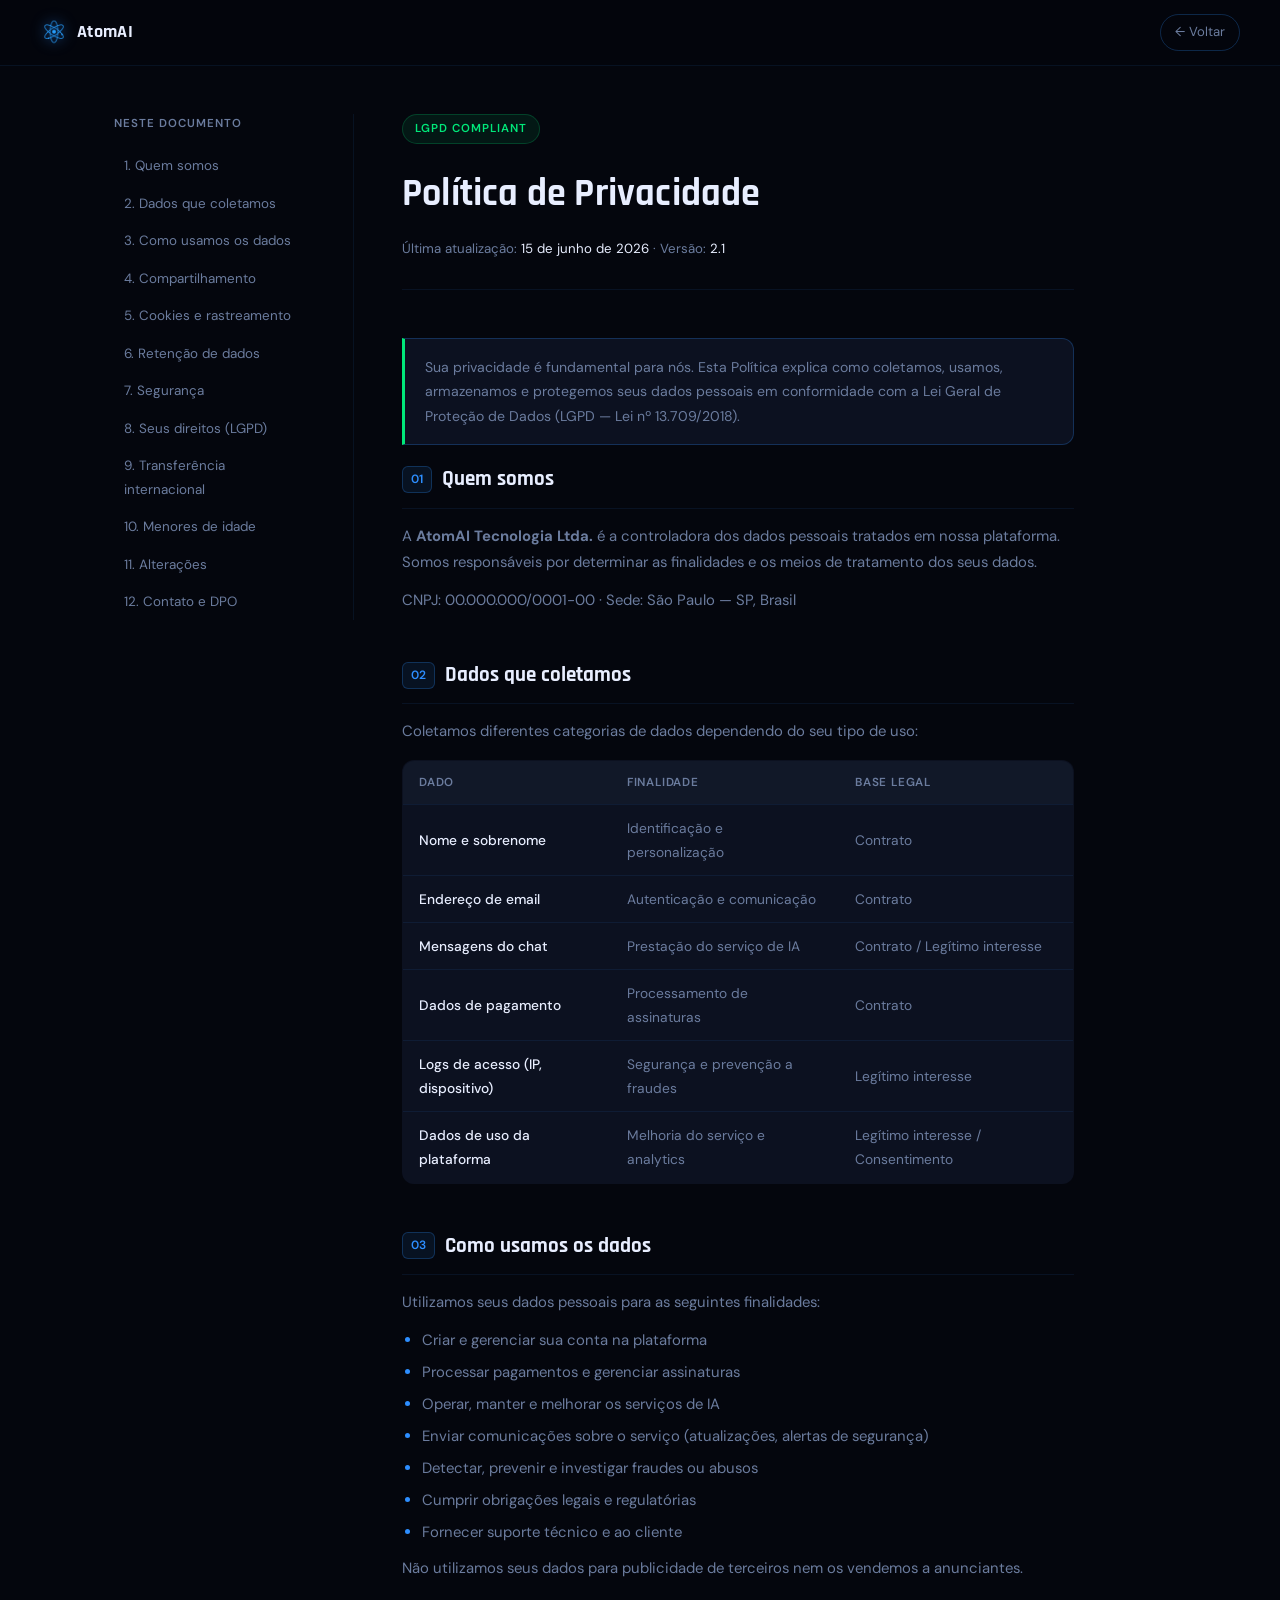
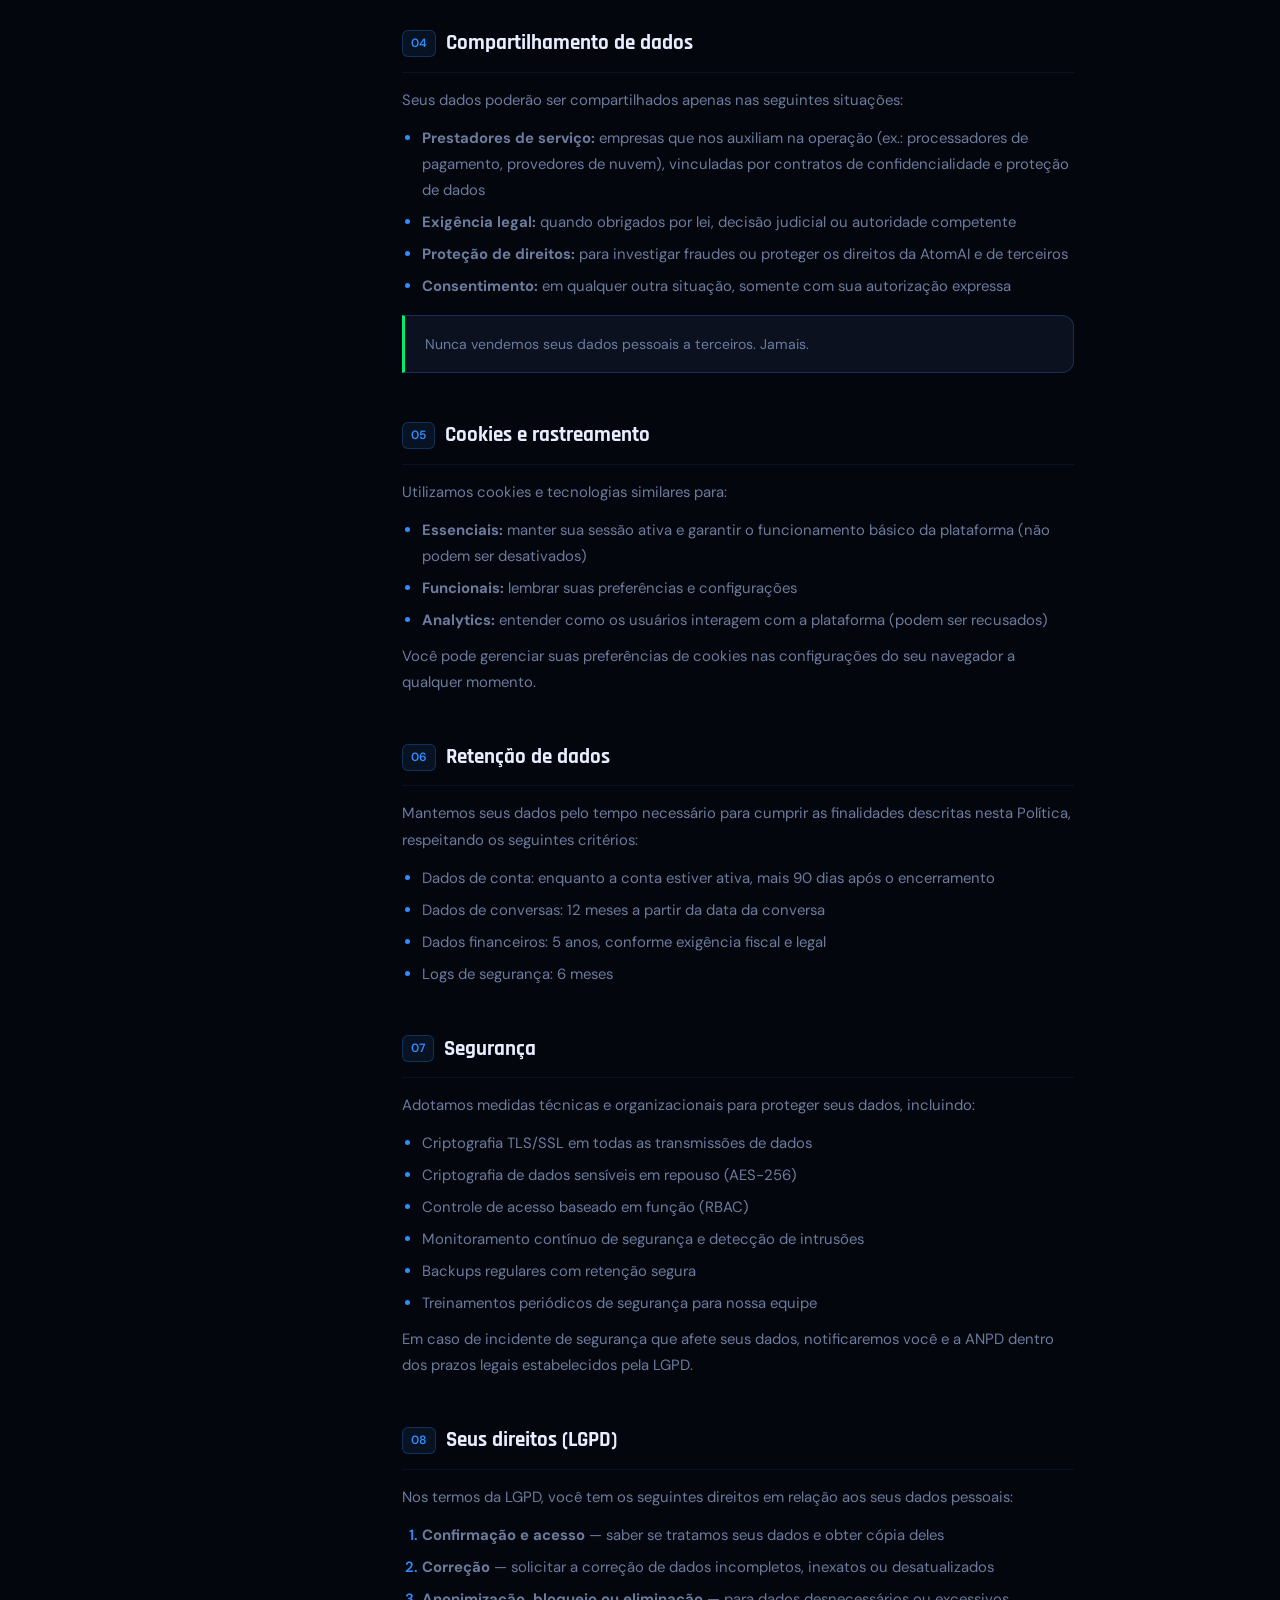
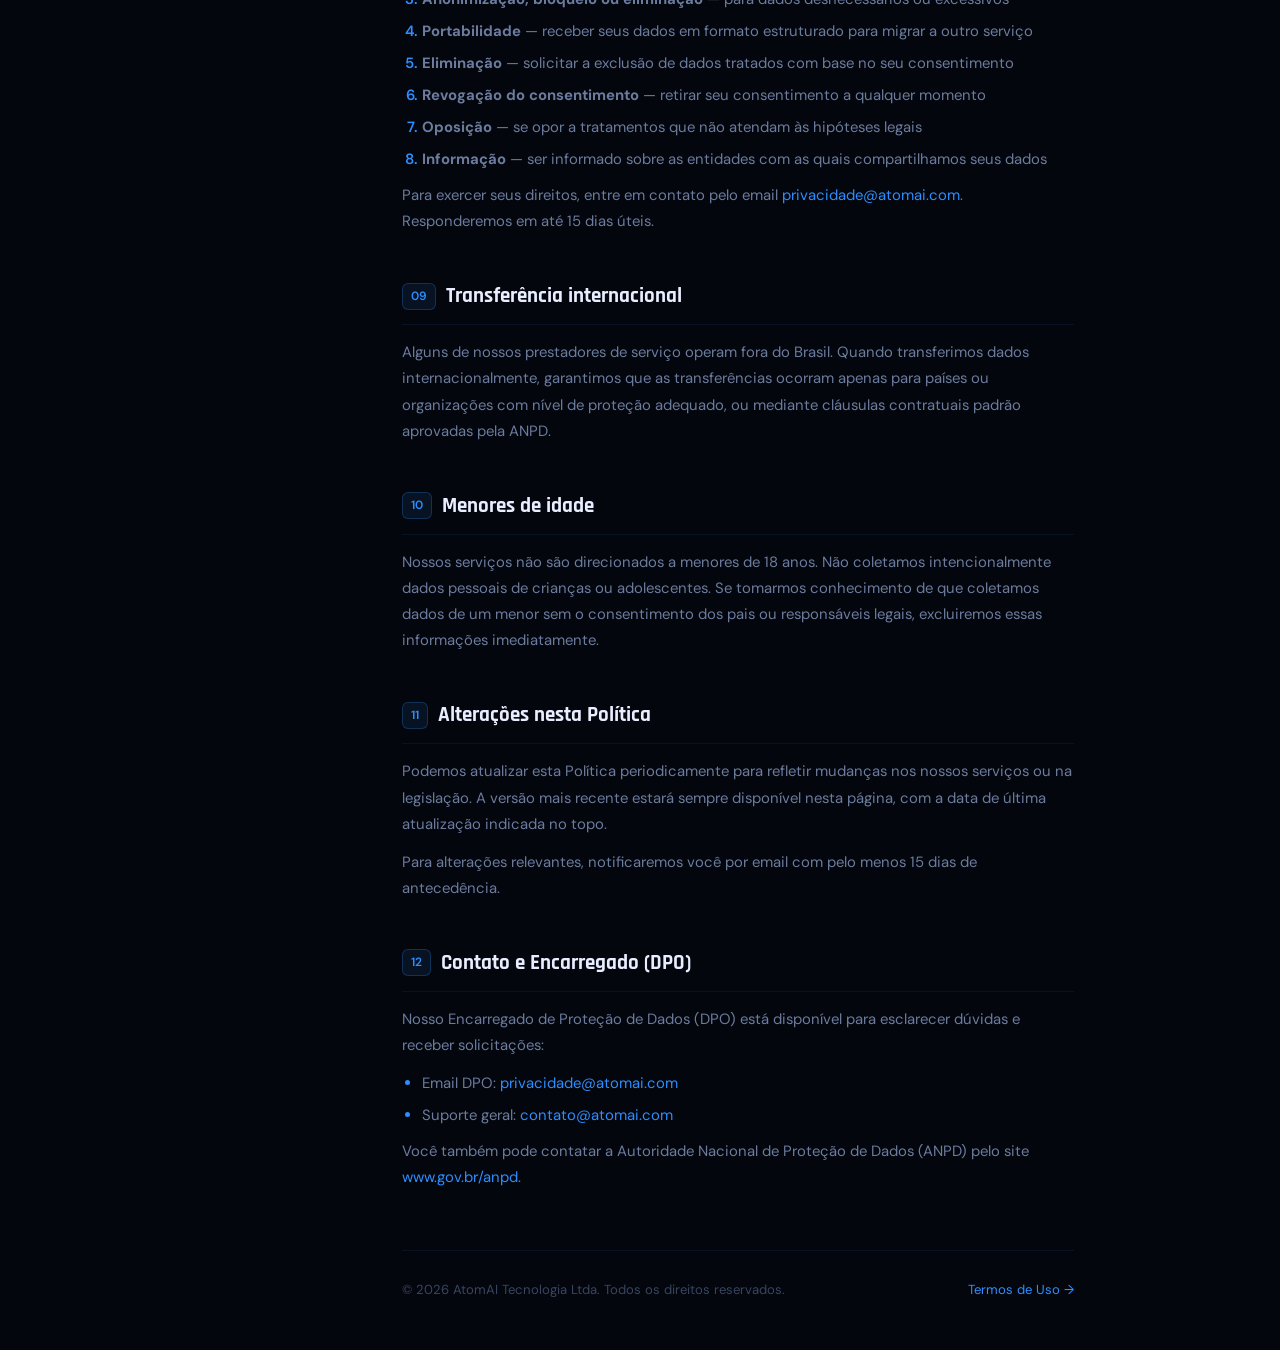
<file: html/privacidade.html>
<!DOCTYPE html>
<html lang="pt-BR">
<head>
  <meta charset="UTF-8">
  <meta name="viewport" content="width=device-width, initial-scale=1.0">
  <link rel="icon" type="image/png" href="/images/ChatGPT Image 5 de nov. de 2025, 22_56_21 (1).png">
  <title>AtomAI — Política de Privacidade</title>
  <link href="https://fonts.googleapis.com/css2?family=Rajdhani:wght@600;700&family=DM+Sans:opsz,wght@9..40,300;9..40,400;9..40,500;9..40,600&display=swap" rel="stylesheet">
  <style>
    :root {
      --bg-0: #04060d;
      --bg-1: #080c16;
      --bg-2: #0c1120;
      --bg-3: #111828;
      --accent:        #2d8eff;
      --accent-bright: #00cfff;
      --accent-dim:    rgba(45,142,255,.09);
      --text-1: #e8eeff;
      --text-2: #6b7c9e;
      --text-3: #384560;
      --green:  #00e87a;
      --border: rgba(45,142,255,.09);
      --border-hover: rgba(45,142,255,.25);
      --r: 12px;
    }
    *, *::before, *::after { margin:0; padding:0; box-sizing:border-box; }

    body {
      background: var(--bg-0);
      color: var(--text-1);
      font-family: 'DM Sans', system-ui, sans-serif;
      font-size: 15px;
      line-height: 1.75;
      -webkit-font-smoothing: antialiased;
    }

    a { color: var(--accent); text-decoration: none; }
    a:hover { color: var(--accent-bright); text-decoration: underline; }

    /* ── Top bar ── */
    .doc-topbar {
      position: sticky;
      top: 0; z-index: 50;
      display: flex;
      align-items: center;
      justify-content: space-between;
      padding: 14px 40px;
      background: rgba(4,6,13,.90);
      border-bottom: 1px solid var(--border);
      backdrop-filter: blur(14px);
    }

    .doc-topbar .brand {
      display: flex;
      align-items: center;
      gap: 9px;
      text-decoration: none;
      color: inherit;
    }

    .doc-topbar .brand img {
      width: 28px;
      filter: drop-shadow(0 0 7px rgba(45,142,255,.8));
      animation: spin 18s linear infinite;
    }

    @keyframes spin { to { transform: rotate(360deg); } }

    .doc-topbar .brand span {
      font-family: 'Rajdhani', sans-serif;
      font-size: 1.15rem;
      font-weight: 700;
      letter-spacing: .3px;
    }

    .back-btn {
      display: inline-flex;
      align-items: center;
      gap: 5px;
      font-size: .82rem;
      color: var(--text-2);
      padding: 6px 14px;
      border: 1px solid var(--border-hover);
      border-radius: 20px;
      transition: all .2s;
    }
    .back-btn:hover { color: var(--text-1); background: var(--accent-dim); text-decoration: none; }

    /* ── Layout ── */
    .doc-layout {
      display: grid;
      grid-template-columns: 240px 1fr;
      gap: 0;
      max-width: 1100px;
      margin: 0 auto;
      padding: 48px 24px;
    }

    /* ── TOC ── */
    .doc-toc {
      position: sticky;
      top: 72px;
      height: fit-content;
      padding-right: 36px;
      border-right: 1px solid var(--border);
    }

    .toc-label {
      font-size: .72rem;
      font-weight: 600;
      color: var(--text-2);
      text-transform: uppercase;
      letter-spacing: 1px;
      margin-bottom: 14px;
    }

    .toc-list {
      list-style: none;
      display: flex;
      flex-direction: column;
      gap: 2px;
    }

    .toc-list a {
      display: block;
      padding: 6px 10px;
      font-size: .84rem;
      color: var(--text-2);
      border-radius: 6px;
      transition: all .15s;
      text-decoration: none;
    }

    .toc-list a:hover {
      color: var(--accent-bright);
      background: var(--accent-dim);
      text-decoration: none;
    }

    /* ── Doc body ── */
    .doc-body {
      padding-left: 48px;
      max-width: 720px;
    }

    .doc-header {
      margin-bottom: 48px;
      padding-bottom: 28px;
      border-bottom: 1px solid var(--border);
    }

    .doc-badge {
      display: inline-block;
      font-size: .72rem;
      font-weight: 600;
      text-transform: uppercase;
      letter-spacing: 1px;
      color: var(--green);
      background: rgba(0,232,122,.08);
      border: 1px solid rgba(0,232,122,.2);
      border-radius: 20px;
      padding: 4px 12px;
      margin-bottom: 16px;
    }

    .doc-header h1 {
      font-family: 'Rajdhani', sans-serif;
      font-size: 2.4rem;
      font-weight: 700;
      letter-spacing: .2px;
      margin-bottom: 10px;
    }

    .doc-header .meta {
      font-size: .83rem;
      color: var(--text-2);
    }

    .doc-header .meta span { color: var(--text-1); }

    .doc-section {
      margin-bottom: 44px;
      scroll-margin-top: 90px;
    }

    .doc-section h2 {
      font-family: 'Rajdhani', sans-serif;
      font-size: 1.3rem;
      font-weight: 700;
      color: var(--text-1);
      margin-bottom: 14px;
      padding-bottom: 10px;
      border-bottom: 1px solid var(--border);
      display: flex;
      align-items: center;
      gap: 10px;
    }

    .doc-section h2 .num {
      font-size: .75rem;
      font-weight: 600;
      color: var(--accent);
      background: var(--accent-dim);
      border: 1px solid var(--border-hover);
      border-radius: 6px;
      padding: 2px 8px;
      font-family: 'DM Sans', sans-serif;
    }

    .doc-section p {
      color: var(--text-2);
      margin-bottom: 12px;
      font-size: .93rem;
    }

    .doc-section p:last-child { margin-bottom: 0; }

    .doc-section ul, .doc-section ol {
      padding-left: 20px;
      color: var(--text-2);
      font-size: .93rem;
      display: flex;
      flex-direction: column;
      gap: 6px;
      margin: 10px 0;
    }

    .doc-section ul li::marker { color: var(--accent); }
    .doc-section ol li::marker { color: var(--accent); font-weight: 600; }

    .highlight-box {
      background: var(--bg-2);
      border: 1px solid var(--border-hover);
      border-left: 3px solid var(--green);
      border-radius: 0 var(--r) var(--r) 0;
      padding: 16px 20px;
      margin: 16px 0;
      font-size: .88rem;
      color: var(--text-2);
    }

    /* Data table */
    .data-table {
      width: 100%;
      border-collapse: collapse;
      background: var(--bg-2);
      border: 1px solid var(--border);
      border-radius: var(--r);
      overflow: hidden;
      margin: 16px 0;
      font-size: .86rem;
    }

    .data-table th {
      background: var(--bg-3);
      padding: 11px 16px;
      text-align: left;
      font-size: .73rem;
      font-weight: 600;
      color: var(--text-2);
      text-transform: uppercase;
      letter-spacing: .8px;
    }

    .data-table td {
      padding: 11px 16px;
      color: var(--text-2);
      border-top: 1px solid var(--border);
    }

    .data-table td:first-child { color: var(--text-1); font-weight: 500; }

    .doc-footer {
      margin-top: 60px;
      padding-top: 28px;
      border-top: 1px solid var(--border);
      display: flex;
      justify-content: space-between;
      align-items: center;
      flex-wrap: wrap;
      gap: 12px;
      font-size: .82rem;
      color: var(--text-3);
    }

    @media (max-width: 760px) {
      .doc-layout { grid-template-columns: 1fr; }
      .doc-toc { display: none; }
      .doc-body { padding-left: 0; }
      .doc-topbar { padding: 14px 20px; }
    }
  </style>
</head>
<body>

  <!-- Top bar -->
  <header class="doc-topbar">
    <a class="brand" href="/html/atomai-chat.html">
      <img src="/images/ChatGPT Image 5 de nov. de 2025, 22_56_21 (1).png" alt="AtomAI">
      <span>AtomAI</span>
    </a>
    <a class="back-btn" href="javascript:history.back()">← Voltar</a>
  </header>

  <div class="doc-layout">

    <!-- TOC -->
    <aside class="doc-toc">
      <p class="toc-label">Neste documento</p>
      <ul class="toc-list">
        <li><a href="#s1">1. Quem somos</a></li>
        <li><a href="#s2">2. Dados que coletamos</a></li>
        <li><a href="#s3">3. Como usamos os dados</a></li>
        <li><a href="#s4">4. Compartilhamento</a></li>
        <li><a href="#s5">5. Cookies e rastreamento</a></li>
        <li><a href="#s6">6. Retenção de dados</a></li>
        <li><a href="#s7">7. Segurança</a></li>
        <li><a href="#s8">8. Seus direitos (LGPD)</a></li>
        <li><a href="#s9">9. Transferência internacional</a></li>
        <li><a href="#s10">10. Menores de idade</a></li>
        <li><a href="#s11">11. Alterações</a></li>
        <li><a href="#s12">12. Contato e DPO</a></li>
      </ul>
    </aside>

    <!-- Body -->
    <main class="doc-body">
      <div class="doc-header">
        <span class="doc-badge">LGPD Compliant</span>
        <h1>Política de Privacidade</h1>
        <p class="meta">
          Última atualização: <span>15 de junho de 2026</span> ·
          Versão: <span>2.1</span>
        </p>
      </div>

      <div class="highlight-box">
        Sua privacidade é fundamental para nós. Esta Política explica como coletamos, usamos, armazenamos e protegemos seus dados pessoais em conformidade com a Lei Geral de Proteção de Dados (LGPD — Lei nº 13.709/2018).
      </div>

      <!-- 1 -->
      <section class="doc-section" id="s1">
        <h2><span class="num">01</span> Quem somos</h2>
        <p>A <strong>AtomAI Tecnologia Ltda.</strong> é a controladora dos dados pessoais tratados em nossa plataforma. Somos responsáveis por determinar as finalidades e os meios de tratamento dos seus dados.</p>
        <p>CNPJ: 00.000.000/0001-00 · Sede: São Paulo — SP, Brasil</p>
      </section>

      <!-- 2 -->
      <section class="doc-section" id="s2">
        <h2><span class="num">02</span> Dados que coletamos</h2>
        <p>Coletamos diferentes categorias de dados dependendo do seu tipo de uso:</p>

        <table class="data-table">
          <thead>
            <tr>
              <th>Dado</th>
              <th>Finalidade</th>
              <th>Base Legal</th>
            </tr>
          </thead>
          <tbody>
            <tr>
              <td>Nome e sobrenome</td>
              <td>Identificação e personalização</td>
              <td>Contrato</td>
            </tr>
            <tr>
              <td>Endereço de email</td>
              <td>Autenticação e comunicação</td>
              <td>Contrato</td>
            </tr>
            <tr>
              <td>Mensagens do chat</td>
              <td>Prestação do serviço de IA</td>
              <td>Contrato / Legítimo interesse</td>
            </tr>
            <tr>
              <td>Dados de pagamento</td>
              <td>Processamento de assinaturas</td>
              <td>Contrato</td>
            </tr>
            <tr>
              <td>Logs de acesso (IP, dispositivo)</td>
              <td>Segurança e prevenção a fraudes</td>
              <td>Legítimo interesse</td>
            </tr>
            <tr>
              <td>Dados de uso da plataforma</td>
              <td>Melhoria do serviço e analytics</td>
              <td>Legítimo interesse / Consentimento</td>
            </tr>
          </tbody>
        </table>
      </section>

      <!-- 3 -->
      <section class="doc-section" id="s3">
        <h2><span class="num">03</span> Como usamos os dados</h2>
        <p>Utilizamos seus dados pessoais para as seguintes finalidades:</p>
        <ul>
          <li>Criar e gerenciar sua conta na plataforma</li>
          <li>Processar pagamentos e gerenciar assinaturas</li>
          <li>Operar, manter e melhorar os serviços de IA</li>
          <li>Enviar comunicações sobre o serviço (atualizações, alertas de segurança)</li>
          <li>Detectar, prevenir e investigar fraudes ou abusos</li>
          <li>Cumprir obrigações legais e regulatórias</li>
          <li>Fornecer suporte técnico e ao cliente</li>
        </ul>
        <p>Não utilizamos seus dados para publicidade de terceiros nem os vendemos a anunciantes.</p>
      </section>

      <!-- 4 -->
      <section class="doc-section" id="s4">
        <h2><span class="num">04</span> Compartilhamento de dados</h2>
        <p>Seus dados poderão ser compartilhados apenas nas seguintes situações:</p>
        <ul>
          <li><strong>Prestadores de serviço:</strong> empresas que nos auxiliam na operação (ex.: processadores de pagamento, provedores de nuvem), vinculadas por contratos de confidencialidade e proteção de dados</li>
          <li><strong>Exigência legal:</strong> quando obrigados por lei, decisão judicial ou autoridade competente</li>
          <li><strong>Proteção de direitos:</strong> para investigar fraudes ou proteger os direitos da AtomAI e de terceiros</li>
          <li><strong>Consentimento:</strong> em qualquer outra situação, somente com sua autorização expressa</li>
        </ul>
        <div class="highlight-box">
          Nunca vendemos seus dados pessoais a terceiros. Jamais.
        </div>
      </section>

      <!-- 5 -->
      <section class="doc-section" id="s5">
        <h2><span class="num">05</span> Cookies e rastreamento</h2>
        <p>Utilizamos cookies e tecnologias similares para:</p>
        <ul>
          <li><strong>Essenciais:</strong> manter sua sessão ativa e garantir o funcionamento básico da plataforma (não podem ser desativados)</li>
          <li><strong>Funcionais:</strong> lembrar suas preferências e configurações</li>
          <li><strong>Analytics:</strong> entender como os usuários interagem com a plataforma (podem ser recusados)</li>
        </ul>
        <p>Você pode gerenciar suas preferências de cookies nas configurações do seu navegador a qualquer momento.</p>
      </section>

      <!-- 6 -->
      <section class="doc-section" id="s6">
        <h2><span class="num">06</span> Retenção de dados</h2>
        <p>Mantemos seus dados pelo tempo necessário para cumprir as finalidades descritas nesta Política, respeitando os seguintes critérios:</p>
        <ul>
          <li>Dados de conta: enquanto a conta estiver ativa, mais 90 dias após o encerramento</li>
          <li>Dados de conversas: 12 meses a partir da data da conversa</li>
          <li>Dados financeiros: 5 anos, conforme exigência fiscal e legal</li>
          <li>Logs de segurança: 6 meses</li>
        </ul>
      </section>

      <!-- 7 -->
      <section class="doc-section" id="s7">
        <h2><span class="num">07</span> Segurança</h2>
        <p>Adotamos medidas técnicas e organizacionais para proteger seus dados, incluindo:</p>
        <ul>
          <li>Criptografia TLS/SSL em todas as transmissões de dados</li>
          <li>Criptografia de dados sensíveis em repouso (AES-256)</li>
          <li>Controle de acesso baseado em função (RBAC)</li>
          <li>Monitoramento contínuo de segurança e detecção de intrusões</li>
          <li>Backups regulares com retenção segura</li>
          <li>Treinamentos periódicos de segurança para nossa equipe</li>
        </ul>
        <p>Em caso de incidente de segurança que afete seus dados, notificaremos você e a ANPD dentro dos prazos legais estabelecidos pela LGPD.</p>
      </section>

      <!-- 8 -->
      <section class="doc-section" id="s8">
        <h2><span class="num">08</span> Seus direitos (LGPD)</h2>
        <p>Nos termos da LGPD, você tem os seguintes direitos em relação aos seus dados pessoais:</p>
        <ol>
          <li><strong>Confirmação e acesso</strong> — saber se tratamos seus dados e obter cópia deles</li>
          <li><strong>Correção</strong> — solicitar a correção de dados incompletos, inexatos ou desatualizados</li>
          <li><strong>Anonimização, bloqueio ou eliminação</strong> — para dados desnecessários ou excessivos</li>
          <li><strong>Portabilidade</strong> — receber seus dados em formato estruturado para migrar a outro serviço</li>
          <li><strong>Eliminação</strong> — solicitar a exclusão de dados tratados com base no seu consentimento</li>
          <li><strong>Revogação do consentimento</strong> — retirar seu consentimento a qualquer momento</li>
          <li><strong>Oposição</strong> — se opor a tratamentos que não atendam às hipóteses legais</li>
          <li><strong>Informação</strong> — ser informado sobre as entidades com as quais compartilhamos seus dados</li>
        </ol>
        <p>Para exercer seus direitos, entre em contato pelo email <a href="mailto:privacidade@atomai.com">privacidade@atomai.com</a>. Responderemos em até 15 dias úteis.</p>
      </section>

      <!-- 9 -->
      <section class="doc-section" id="s9">
        <h2><span class="num">09</span> Transferência internacional</h2>
        <p>Alguns de nossos prestadores de serviço operam fora do Brasil. Quando transferimos dados internacionalmente, garantimos que as transferências ocorram apenas para países ou organizações com nível de proteção adequado, ou mediante cláusulas contratuais padrão aprovadas pela ANPD.</p>
      </section>

      <!-- 10 -->
      <section class="doc-section" id="s10">
        <h2><span class="num">10</span> Menores de idade</h2>
        <p>Nossos serviços não são direcionados a menores de 18 anos. Não coletamos intencionalmente dados pessoais de crianças ou adolescentes. Se tomarmos conhecimento de que coletamos dados de um menor sem o consentimento dos pais ou responsáveis legais, excluiremos essas informações imediatamente.</p>
      </section>

      <!-- 11 -->
      <section class="doc-section" id="s11">
        <h2><span class="num">11</span> Alterações nesta Política</h2>
        <p>Podemos atualizar esta Política periodicamente para refletir mudanças nos nossos serviços ou na legislação. A versão mais recente estará sempre disponível nesta página, com a data de última atualização indicada no topo.</p>
        <p>Para alterações relevantes, notificaremos você por email com pelo menos 15 dias de antecedência.</p>
      </section>

      <!-- 12 -->
      <section class="doc-section" id="s12">
        <h2><span class="num">12</span> Contato e Encarregado (DPO)</h2>
        <p>Nosso Encarregado de Proteção de Dados (DPO) está disponível para esclarecer dúvidas e receber solicitações:</p>
        <ul>
          <li>Email DPO: <a href="mailto:privacidade@atomai.com">privacidade@atomai.com</a></li>
          <li>Suporte geral: <a href="mailto:contato@atomai.com">contato@atomai.com</a></li>
        </ul>
        <p>Você também pode contatar a Autoridade Nacional de Proteção de Dados (ANPD) pelo site <a href="https://www.gov.br/anpd" target="_blank" rel="noopener">www.gov.br/anpd</a>.</p>
      </section>

      <div class="doc-footer">
        <span>© 2026 AtomAI Tecnologia Ltda. Todos os direitos reservados.</span>
        <a href="/html/termos.html">Termos de Uso →</a>
      </div>
    </main>

  </div>

</body>
</html>
</file>
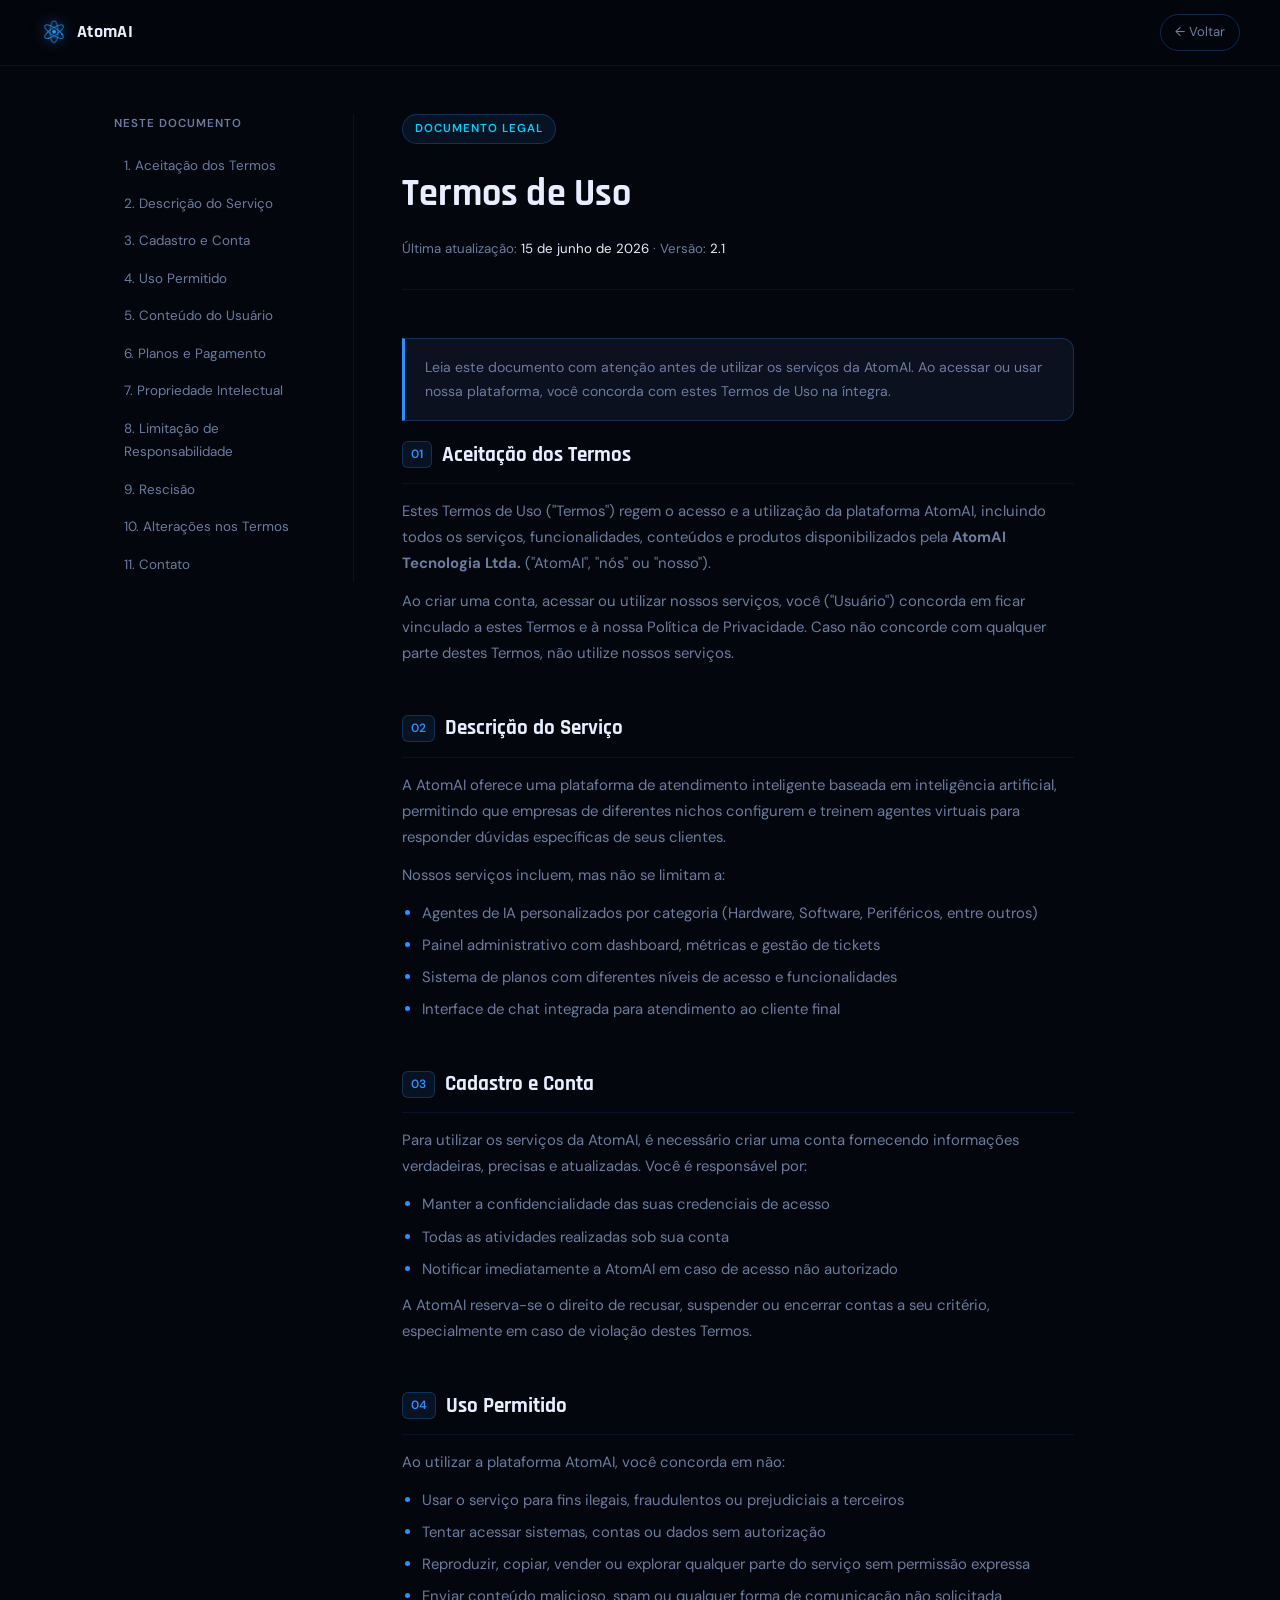
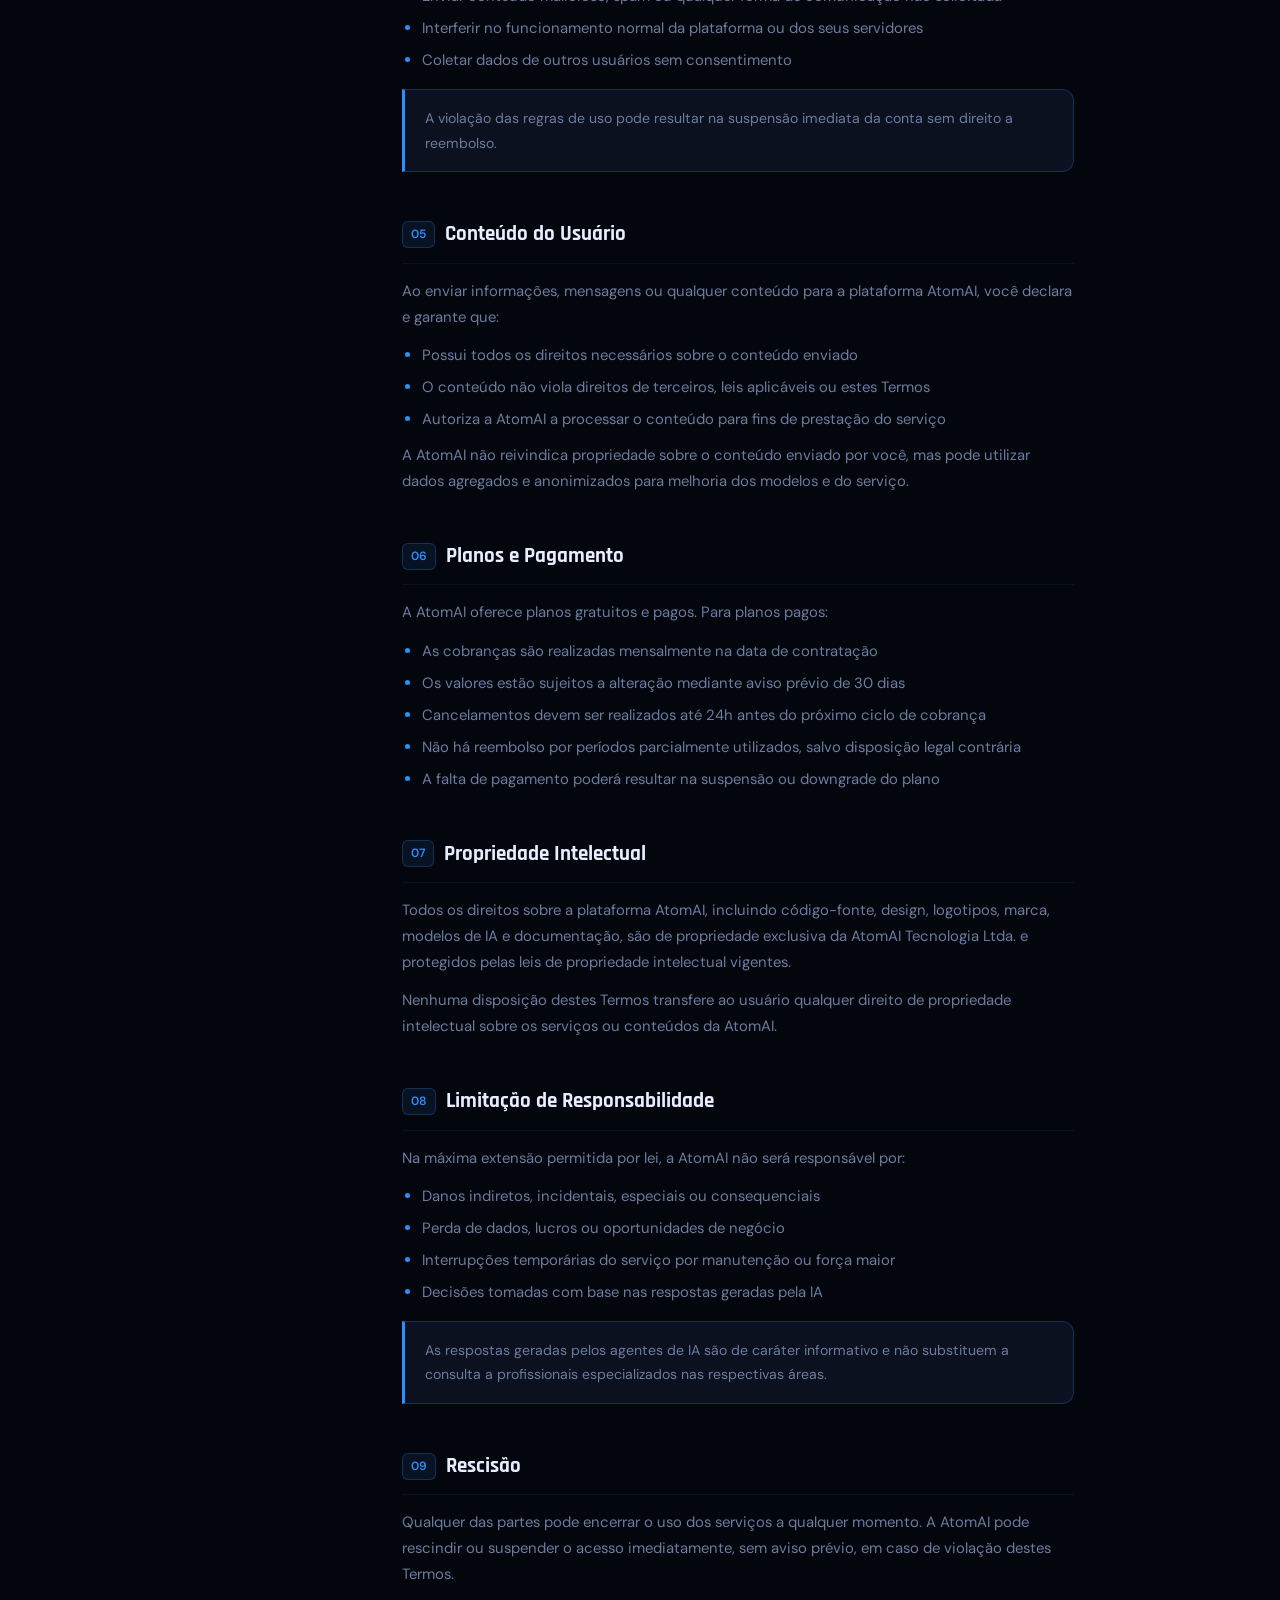
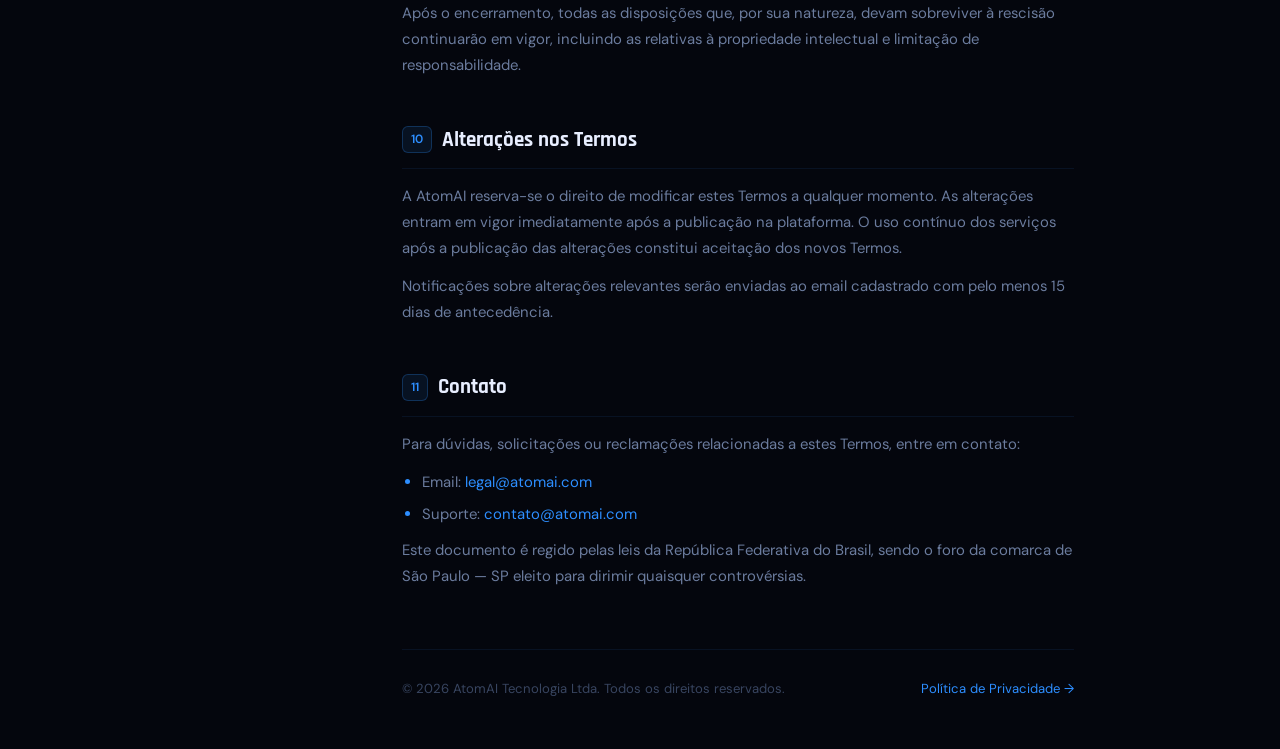
<file: html/termos.html>
<!DOCTYPE html>
<html lang="pt-BR">
<head>
  <meta charset="UTF-8">
  <meta name="viewport" content="width=device-width, initial-scale=1.0">
  <link rel="icon" type="image/png" href="/images/ChatGPT Image 5 de nov. de 2025, 22_56_21 (1).png">
  <title>AtomAI — Termos de Uso</title>
  <link href="https://fonts.googleapis.com/css2?family=Rajdhani:wght@600;700&family=DM+Sans:opsz,wght@9..40,300;9..40,400;9..40,500;9..40,600&display=swap" rel="stylesheet">
  <style>
    :root {
      --bg-0: #04060d;
      --bg-1: #080c16;
      --bg-2: #0c1120;
      --bg-3: #111828;
      --accent:        #2d8eff;
      --accent-bright: #00cfff;
      --accent-dim:    rgba(45,142,255,.09);
      --text-1: #e8eeff;
      --text-2: #6b7c9e;
      --text-3: #384560;
      --border: rgba(45,142,255,.09);
      --border-hover: rgba(45,142,255,.25);
      --r: 12px;
    }
    *, *::before, *::after { margin:0; padding:0; box-sizing:border-box; }

    body {
      background: var(--bg-0);
      color: var(--text-1);
      font-family: 'DM Sans', system-ui, sans-serif;
      font-size: 15px;
      line-height: 1.75;
      -webkit-font-smoothing: antialiased;
    }

    a { color: var(--accent); text-decoration: none; }
    a:hover { color: var(--accent-bright); text-decoration: underline; }

    /* ── Top bar ── */
    .doc-topbar {
      position: sticky;
      top: 0; z-index: 50;
      display: flex;
      align-items: center;
      justify-content: space-between;
      padding: 14px 40px;
      background: rgba(4,6,13,.90);
      border-bottom: 1px solid var(--border);
      backdrop-filter: blur(14px);
    }

    .doc-topbar .brand {
      display: flex;
      align-items: center;
      gap: 9px;
      text-decoration: none;
      color: inherit;
    }

    .doc-topbar .brand img {
      width: 28px;
      filter: drop-shadow(0 0 7px rgba(45,142,255,.8));
      animation: spin 18s linear infinite;
    }

    @keyframes spin { to { transform: rotate(360deg); } }

    .doc-topbar .brand span {
      font-family: 'Rajdhani', sans-serif;
      font-size: 1.15rem;
      font-weight: 700;
      letter-spacing: .3px;
    }

    .back-btn {
      display: inline-flex;
      align-items: center;
      gap: 5px;
      font-size: .82rem;
      color: var(--text-2);
      padding: 6px 14px;
      border: 1px solid var(--border-hover);
      border-radius: 20px;
      transition: all .2s;
    }
    .back-btn:hover { color: var(--text-1); background: var(--accent-dim); text-decoration: none; }

    /* ── Layout ── */
    .doc-layout {
      display: grid;
      grid-template-columns: 240px 1fr;
      gap: 0;
      max-width: 1100px;
      margin: 0 auto;
      padding: 48px 24px;
    }

    /* ── Sidebar TOC ── */
    .doc-toc {
      position: sticky;
      top: 72px;
      height: fit-content;
      padding-right: 36px;
      border-right: 1px solid var(--border);
    }

    .toc-label {
      font-size: .72rem;
      font-weight: 600;
      color: var(--text-2);
      text-transform: uppercase;
      letter-spacing: 1px;
      margin-bottom: 14px;
    }

    .toc-list {
      list-style: none;
      display: flex;
      flex-direction: column;
      gap: 2px;
    }

    .toc-list a {
      display: block;
      padding: 6px 10px;
      font-size: .84rem;
      color: var(--text-2);
      border-radius: 6px;
      transition: all .15s;
      text-decoration: none;
    }

    .toc-list a:hover {
      color: var(--accent-bright);
      background: var(--accent-dim);
      text-decoration: none;
    }

    /* ── Document body ── */
    .doc-body {
      padding-left: 48px;
      max-width: 720px;
    }

    /* Header */
    .doc-header {
      margin-bottom: 48px;
      padding-bottom: 28px;
      border-bottom: 1px solid var(--border);
    }

    .doc-badge {
      display: inline-block;
      font-size: .72rem;
      font-weight: 600;
      text-transform: uppercase;
      letter-spacing: 1px;
      color: var(--accent-bright);
      background: var(--accent-dim);
      border: 1px solid var(--border-hover);
      border-radius: 20px;
      padding: 4px 12px;
      margin-bottom: 16px;
    }

    .doc-header h1 {
      font-family: 'Rajdhani', sans-serif;
      font-size: 2.4rem;
      font-weight: 700;
      letter-spacing: .2px;
      margin-bottom: 10px;
    }

    .doc-header .meta {
      font-size: .83rem;
      color: var(--text-2);
    }

    .doc-header .meta span { color: var(--text-1); }

    /* Sections */
    .doc-section {
      margin-bottom: 44px;
      scroll-margin-top: 90px;
    }

    .doc-section h2 {
      font-family: 'Rajdhani', sans-serif;
      font-size: 1.3rem;
      font-weight: 700;
      color: var(--text-1);
      margin-bottom: 14px;
      padding-bottom: 10px;
      border-bottom: 1px solid var(--border);
      display: flex;
      align-items: center;
      gap: 10px;
    }

    .doc-section h2 .num {
      font-size: .75rem;
      font-weight: 600;
      color: var(--accent);
      background: var(--accent-dim);
      border: 1px solid var(--border-hover);
      border-radius: 6px;
      padding: 2px 8px;
      font-family: 'DM Sans', sans-serif;
    }

    .doc-section p {
      color: var(--text-2);
      margin-bottom: 12px;
      font-size: .93rem;
    }

    .doc-section p:last-child { margin-bottom: 0; }

    .doc-section ul, .doc-section ol {
      padding-left: 20px;
      color: var(--text-2);
      font-size: .93rem;
      display: flex;
      flex-direction: column;
      gap: 6px;
      margin: 10px 0;
    }

    .doc-section ul li::marker { color: var(--accent); }
    .doc-section ol li::marker { color: var(--accent); font-weight: 600; }

    .highlight-box {
      background: var(--bg-2);
      border: 1px solid var(--border-hover);
      border-left: 3px solid var(--accent);
      border-radius: 0 var(--r) var(--r) 0;
      padding: 16px 20px;
      margin: 16px 0;
      font-size: .88rem;
      color: var(--text-2);
    }

    /* Footer */
    .doc-footer {
      margin-top: 60px;
      padding-top: 28px;
      border-top: 1px solid var(--border);
      display: flex;
      justify-content: space-between;
      align-items: center;
      flex-wrap: wrap;
      gap: 12px;
      font-size: .82rem;
      color: var(--text-3);
    }

    @media (max-width: 760px) {
      .doc-layout { grid-template-columns: 1fr; }
      .doc-toc { display: none; }
      .doc-body { padding-left: 0; }
      .doc-topbar { padding: 14px 20px; }
    }
  </style>
</head>
<body>

  <!-- Top bar -->
  <header class="doc-topbar">
    <a class="brand" href="/html/atomai-chat.html">
      <img src="/images/ChatGPT Image 5 de nov. de 2025, 22_56_21 (1).png" alt="AtomAI">
      <span>AtomAI</span>
    </a>
    <a class="back-btn" href="javascript:history.back()">← Voltar</a>
  </header>

  <div class="doc-layout">

    <!-- TOC -->
    <aside class="doc-toc">
      <p class="toc-label">Neste documento</p>
      <ul class="toc-list">
        <li><a href="#s1">1. Aceitação dos Termos</a></li>
        <li><a href="#s2">2. Descrição do Serviço</a></li>
        <li><a href="#s3">3. Cadastro e Conta</a></li>
        <li><a href="#s4">4. Uso Permitido</a></li>
        <li><a href="#s5">5. Conteúdo do Usuário</a></li>
        <li><a href="#s6">6. Planos e Pagamento</a></li>
        <li><a href="#s7">7. Propriedade Intelectual</a></li>
        <li><a href="#s8">8. Limitação de Responsabilidade</a></li>
        <li><a href="#s9">9. Rescisão</a></li>
        <li><a href="#s10">10. Alterações nos Termos</a></li>
        <li><a href="#s11">11. Contato</a></li>
      </ul>
    </aside>

    <!-- Body -->
    <main class="doc-body">
      <div class="doc-header">
        <span class="doc-badge">Documento Legal</span>
        <h1>Termos de Uso</h1>
        <p class="meta">
          Última atualização: <span>15 de junho de 2026</span> ·
          Versão: <span>2.1</span>
        </p>
      </div>

      <div class="highlight-box">
        Leia este documento com atenção antes de utilizar os serviços da AtomAI. Ao acessar ou usar nossa plataforma, você concorda com estes Termos de Uso na íntegra.
      </div>

      <!-- 1 -->
      <section class="doc-section" id="s1">
        <h2><span class="num">01</span> Aceitação dos Termos</h2>
        <p>Estes Termos de Uso ("Termos") regem o acesso e a utilização da plataforma AtomAI, incluindo todos os serviços, funcionalidades, conteúdos e produtos disponibilizados pela <strong>AtomAI Tecnologia Ltda.</strong> ("AtomAI", "nós" ou "nosso").</p>
        <p>Ao criar uma conta, acessar ou utilizar nossos serviços, você ("Usuário") concorda em ficar vinculado a estes Termos e à nossa Política de Privacidade. Caso não concorde com qualquer parte destes Termos, não utilize nossos serviços.</p>
      </section>

      <!-- 2 -->
      <section class="doc-section" id="s2">
        <h2><span class="num">02</span> Descrição do Serviço</h2>
        <p>A AtomAI oferece uma plataforma de atendimento inteligente baseada em inteligência artificial, permitindo que empresas de diferentes nichos configurem e treinem agentes virtuais para responder dúvidas específicas de seus clientes.</p>
        <p>Nossos serviços incluem, mas não se limitam a:</p>
        <ul>
          <li>Agentes de IA personalizados por categoria (Hardware, Software, Periféricos, entre outros)</li>
          <li>Painel administrativo com dashboard, métricas e gestão de tickets</li>
          <li>Sistema de planos com diferentes níveis de acesso e funcionalidades</li>
          <li>Interface de chat integrada para atendimento ao cliente final</li>
        </ul>
      </section>

      <!-- 3 -->
      <section class="doc-section" id="s3">
        <h2><span class="num">03</span> Cadastro e Conta</h2>
        <p>Para utilizar os serviços da AtomAI, é necessário criar uma conta fornecendo informações verdadeiras, precisas e atualizadas. Você é responsável por:</p>
        <ul>
          <li>Manter a confidencialidade das suas credenciais de acesso</li>
          <li>Todas as atividades realizadas sob sua conta</li>
          <li>Notificar imediatamente a AtomAI em caso de acesso não autorizado</li>
        </ul>
        <p>A AtomAI reserva-se o direito de recusar, suspender ou encerrar contas a seu critério, especialmente em caso de violação destes Termos.</p>
      </section>

      <!-- 4 -->
      <section class="doc-section" id="s4">
        <h2><span class="num">04</span> Uso Permitido</h2>
        <p>Ao utilizar a plataforma AtomAI, você concorda em não:</p>
        <ul>
          <li>Usar o serviço para fins ilegais, fraudulentos ou prejudiciais a terceiros</li>
          <li>Tentar acessar sistemas, contas ou dados sem autorização</li>
          <li>Reproduzir, copiar, vender ou explorar qualquer parte do serviço sem permissão expressa</li>
          <li>Enviar conteúdo malicioso, spam ou qualquer forma de comunicação não solicitada</li>
          <li>Interferir no funcionamento normal da plataforma ou dos seus servidores</li>
          <li>Coletar dados de outros usuários sem consentimento</li>
        </ul>
        <div class="highlight-box">
          A violação das regras de uso pode resultar na suspensão imediata da conta sem direito a reembolso.
        </div>
      </section>

      <!-- 5 -->
      <section class="doc-section" id="s5">
        <h2><span class="num">05</span> Conteúdo do Usuário</h2>
        <p>Ao enviar informações, mensagens ou qualquer conteúdo para a plataforma AtomAI, você declara e garante que:</p>
        <ul>
          <li>Possui todos os direitos necessários sobre o conteúdo enviado</li>
          <li>O conteúdo não viola direitos de terceiros, leis aplicáveis ou estes Termos</li>
          <li>Autoriza a AtomAI a processar o conteúdo para fins de prestação do serviço</li>
        </ul>
        <p>A AtomAI não reivindica propriedade sobre o conteúdo enviado por você, mas pode utilizar dados agregados e anonimizados para melhoria dos modelos e do serviço.</p>
      </section>

      <!-- 6 -->
      <section class="doc-section" id="s6">
        <h2><span class="num">06</span> Planos e Pagamento</h2>
        <p>A AtomAI oferece planos gratuitos e pagos. Para planos pagos:</p>
        <ul>
          <li>As cobranças são realizadas mensalmente na data de contratação</li>
          <li>Os valores estão sujeitos a alteração mediante aviso prévio de 30 dias</li>
          <li>Cancelamentos devem ser realizados até 24h antes do próximo ciclo de cobrança</li>
          <li>Não há reembolso por períodos parcialmente utilizados, salvo disposição legal contrária</li>
          <li>A falta de pagamento poderá resultar na suspensão ou downgrade do plano</li>
        </ul>
      </section>

      <!-- 7 -->
      <section class="doc-section" id="s7">
        <h2><span class="num">07</span> Propriedade Intelectual</h2>
        <p>Todos os direitos sobre a plataforma AtomAI, incluindo código-fonte, design, logotipos, marca, modelos de IA e documentação, são de propriedade exclusiva da AtomAI Tecnologia Ltda. e protegidos pelas leis de propriedade intelectual vigentes.</p>
        <p>Nenhuma disposição destes Termos transfere ao usuário qualquer direito de propriedade intelectual sobre os serviços ou conteúdos da AtomAI.</p>
      </section>

      <!-- 8 -->
      <section class="doc-section" id="s8">
        <h2><span class="num">08</span> Limitação de Responsabilidade</h2>
        <p>Na máxima extensão permitida por lei, a AtomAI não será responsável por:</p>
        <ul>
          <li>Danos indiretos, incidentais, especiais ou consequenciais</li>
          <li>Perda de dados, lucros ou oportunidades de negócio</li>
          <li>Interrupções temporárias do serviço por manutenção ou força maior</li>
          <li>Decisões tomadas com base nas respostas geradas pela IA</li>
        </ul>
        <div class="highlight-box">
          As respostas geradas pelos agentes de IA são de caráter informativo e não substituem a consulta a profissionais especializados nas respectivas áreas.
        </div>
      </section>

      <!-- 9 -->
      <section class="doc-section" id="s9">
        <h2><span class="num">09</span> Rescisão</h2>
        <p>Qualquer das partes pode encerrar o uso dos serviços a qualquer momento. A AtomAI pode rescindir ou suspender o acesso imediatamente, sem aviso prévio, em caso de violação destes Termos.</p>
        <p>Após o encerramento, todas as disposições que, por sua natureza, devam sobreviver à rescisão continuarão em vigor, incluindo as relativas à propriedade intelectual e limitação de responsabilidade.</p>
      </section>

      <!-- 10 -->
      <section class="doc-section" id="s10">
        <h2><span class="num">10</span> Alterações nos Termos</h2>
        <p>A AtomAI reserva-se o direito de modificar estes Termos a qualquer momento. As alterações entram em vigor imediatamente após a publicação na plataforma. O uso contínuo dos serviços após a publicação das alterações constitui aceitação dos novos Termos.</p>
        <p>Notificações sobre alterações relevantes serão enviadas ao email cadastrado com pelo menos 15 dias de antecedência.</p>
      </section>

      <!-- 11 -->
      <section class="doc-section" id="s11">
        <h2><span class="num">11</span> Contato</h2>
        <p>Para dúvidas, solicitações ou reclamações relacionadas a estes Termos, entre em contato:</p>
        <ul>
          <li>Email: <a href="mailto:legal@atomai.com">legal@atomai.com</a></li>
          <li>Suporte: <a href="mailto:contato@atomai.com">contato@atomai.com</a></li>
        </ul>
        <p>Este documento é regido pelas leis da República Federativa do Brasil, sendo o foro da comarca de São Paulo — SP eleito para dirimir quaisquer controvérsias.</p>
      </section>

      <div class="doc-footer">
        <span>© 2026 AtomAI Tecnologia Ltda. Todos os direitos reservados.</span>
        <a href="/html/privacidade.html">Política de Privacidade →</a>
      </div>
    </main>

  </div>

</body>
</html>
</file>
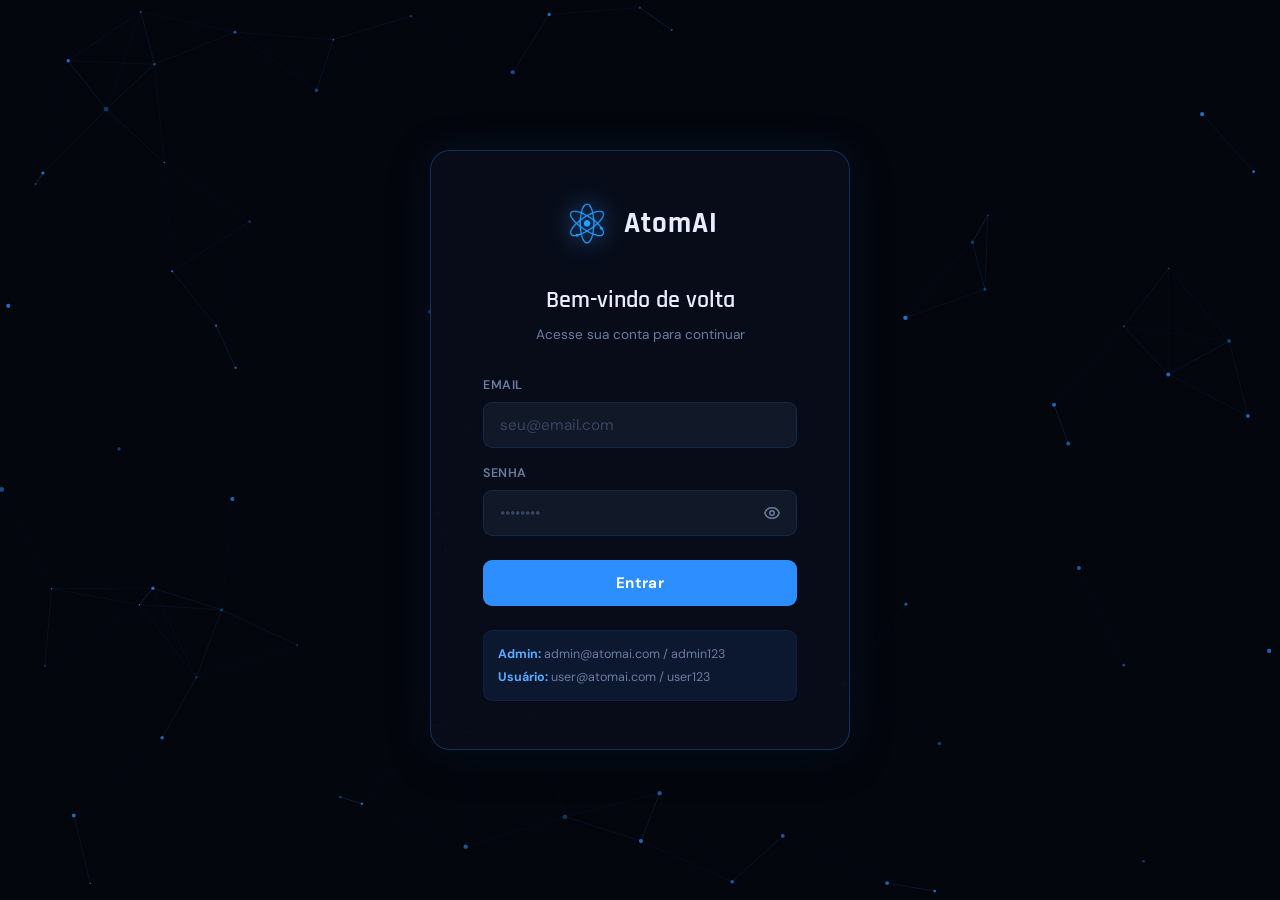
<file: html/tickets.html>
<!DOCTYPE html>
<html lang="pt-BR">
<head>
  <meta charset="UTF-8">
  <meta name="viewport" content="width=device-width, initial-scale=1.0">
  <link rel="icon" type="image/png" href="/images/ChatGPT Image 5 de nov. de 2025, 22_56_21 (1).png">
  <title>AtomAI — Tickets</title>
  <link rel="stylesheet" href="/css/style.css">
</head>
<body>

  <aside class="sidebar">
    <div class="logo-area">
      <img src="/images/ChatGPT Image 5 de nov. de 2025, 22_56_21 (1).png" alt="Logo" class="logo">
      <a href="/html/atomai-chat.html"><h2>AtomAI</h2></a>
    </div>
    <nav>
      <ul>
        <li><a href="/html/dashboard.html">📊 Dashboard</a></li>
        <li><a href="/html/agentes.html">🤖 Agentes</a></li>
        <li class="active"><a href="/html/tickets.html">🎫 Tickets</a></li>
        <li><a href="/html/conf.html">⚙️ Configurações</a></li>
      </ul>
    </nav>
  </aside>

  <main class="content">
    <h1>Tickets</h1>
    <p class="subtitle">Visão geral dos atendimentos</p>

    <div class="table-wrapper fade-in">
      <table>
        <thead>
          <tr>
            <th>ID</th>
            <th>Categoria</th>
            <th>Cliente</th>
            <th>Agente</th>
            <th>Criado</th>
          </tr>
        </thead>
        <tbody>
          <tr>
            <td class="link">111-111-111</td>
            <td>Hardware</td>
            <td>João</td>
            <td>Bot 1</td>
            <td>2 horas atrás</td>
          </tr>
          <tr>
            <td class="link">222-222-222</td>
            <td>Hardware</td>
            <td>Filinto</td>
            <td>Bot 1</td>
            <td>3 min atrás</td>
          </tr>
          <tr>
            <td class="link">333-333-333</td>
            <td>Gerais</td>
            <td>Carlos</td>
            <td>Bot 3</td>
            <td>7 min atrás</td>
          </tr>
          <tr>
            <td class="link">444-444-444</td>
            <td>Software</td>
            <td>Vitor</td>
            <td>Bot 2</td>
            <td>5 min atrás</td>
          </tr>
        </tbody>
      </table>
    </div>

    <button class="btn-ocultar" onclick="ocultarTabela()">Ocultar</button>
  </main>

  <script src="/js/auth.js"></script>
  <script src="/js/sidebar.js"></script>
</body>
</html>
</file>
<file: css/style.css>
/* ====================================================
   ATOMAI — DESIGN SYSTEM
   Fontes: Rajdhani (display) · DM Sans (body)
   ==================================================== */

@import url('https://fonts.googleapis.com/css2?family=Rajdhani:wght@400;500;600;700&family=DM+Sans:ital,opsz,wght@0,9..40,300;0,9..40,400;0,9..40,500;0,9..40,600;1,9..40,300&display=swap');

/* === TOKENS === */
:root {
  --bg-0:  #04060d;
  --bg-1:  #080c16;
  --bg-2:  #0c1120;
  --bg-3:  #111828;
  --bg-4:  #161f33;

  --accent:        #2d8eff;
  --accent-light:  #5aabff;
  --accent-bright: #00cfff;
  --accent-dim:    rgba(45, 142, 255, 0.10);
  --accent-mid:    rgba(45, 142, 255, 0.20);
  --accent-glow:   rgba(45, 142, 255, 0.35);

  --text-1: #e8eeff;
  --text-2: #6b7c9e;
  --text-3: #384560;

  --green:  #00e87a;
  --orange: #ffaa00;
  --red:    #ff4d6d;

  --border:       rgba(45, 142, 255, 0.08);
  --border-soft:  rgba(255, 255, 255, 0.04);
  --border-hover: rgba(45, 142, 255, 0.28);

  --sidebar-w: 236px;
  --r:    14px;
  --r-sm:  9px;
  --r-xs:  6px;

  --shadow-sm:   0 4px 20px rgba(0,0,0,.30);
  --shadow-md:   0 8px 40px rgba(0,0,0,.45);
  --shadow-glow: 0 0 40px rgba(45,142,255,.12);
}

/* === RESET === */
*, *::before, *::after { margin:0; padding:0; box-sizing:border-box; }
html { scroll-behavior: smooth; }

body {
  background: var(--bg-1);
  color: var(--text-1);
  font-family: 'DM Sans', system-ui, sans-serif;
  font-size: 15px;
  line-height: 1.6;
  min-height: 100vh;
  display: flex;
  -webkit-font-smoothing: antialiased;
  -moz-osx-font-smoothing: grayscale;
}

a { text-decoration: none; color: inherit; }

/* =====================================================
   SIDEBAR
   ===================================================== */
.sidebar {
  width: var(--sidebar-w);
  background: var(--bg-0);
  border-right: 1px solid var(--border);
  padding: 24px 14px;
  display: flex;
  flex-direction: column;
  position: fixed;
  height: 100vh;
  top: 0; left: 0;
  z-index: 100;
  overflow: hidden;
}

.sidebar::after {
  content: '';
  position: absolute;
  top: -60px; left: 50%;
  transform: translateX(-50%);
  width: 280px; height: 280px;
  background: radial-gradient(circle, rgba(45,142,255,.07) 0%, transparent 68%);
  pointer-events: none;
}

/* Logo row */
.logo-area {
  display: flex;
  align-items: center;
  gap: 10px;
  padding: 0 8px;
  margin-bottom: 30px;
  position: relative; z-index: 1;
}

.logo-area .logo {
  width: 34px;
  filter: drop-shadow(0 0 9px rgba(45,142,255,.9));
  animation: spin 18s linear infinite;
}

@keyframes spin { to { transform: rotate(360deg); } }

.logo-area h2 {
  font-family: 'Rajdhani', sans-serif;
  font-size: 1.35rem;
  font-weight: 700;
  letter-spacing: .4px;
  color: var(--text-1);
}

/* Nav links */
.sidebar nav ul {
  list-style: none;
  display: flex;
  flex-direction: column;
  gap: 2px;
}

.sidebar nav li a {
  display: flex;
  align-items: center;
  gap: 9px;
  padding: 10px 14px;
  border-radius: var(--r-sm);
  color: var(--text-2);
  font-size: .88rem;
  font-weight: 500;
  transition: all .18s ease;
  position: relative;
}

.sidebar nav li a:hover {
  color: var(--text-1);
  background: var(--border-soft);
}

.sidebar nav li.active a {
  color: var(--accent-bright);
  background: var(--accent-dim);
}

.sidebar nav li.active a::before {
  content: '';
  position: absolute;
  left: 0; top: 50%;
  transform: translateY(-50%);
  width: 3px; height: 55%;
  background: var(--accent);
  border-radius: 0 2px 2px 0;
  box-shadow: 0 0 8px var(--accent);
}

/* =====================================================
   CONTENT AREA
   ===================================================== */
.content {
  flex: 1;
  margin-left: var(--sidebar-w);
  padding: 40px 44px;
  animation: fadeUp .45s ease both;
  min-height: 100vh;
}

@keyframes fadeUp {
  from { opacity: 0; transform: translateY(16px); }
  to   { opacity: 1; transform: translateY(0); }
}

.content > h1 {
  font-family: 'Rajdhani', sans-serif;
  font-size: 2rem;
  font-weight: 700;
  letter-spacing: .2px;
}

.subtitle {
  color: var(--text-2);
  font-size: .88rem;
  margin-top: 4px;
  margin-bottom: 32px;
}

/* =====================================================
   STAT CARDS
   ===================================================== */
.cards {
  display: grid;
  grid-template-columns: repeat(auto-fit, minmax(200px, 1fr));
  gap: 18px;
  margin-bottom: 32px;
}

.card {
  background: var(--bg-2);
  padding: 22px 24px;
  border-radius: var(--r);
  border: 1px solid var(--border);
  transition: transform .25s ease, border-color .25s ease, box-shadow .25s ease;
  position: relative;
  overflow: hidden;
}

.card::after {
  content: '';
  position: absolute;
  top: 0; left: 0; right: 0;
  height: 1px;
  background: linear-gradient(90deg, transparent, var(--accent), transparent);
  opacity: 0;
  transition: opacity .3s;
}

.card:hover {
  transform: translateY(-4px);
  border-color: var(--border-hover);
  box-shadow: var(--shadow-glow);
}

.card:hover::after { opacity: 1; }

.card h3 {
  font-size: .73rem;
  font-weight: 600;
  color: var(--text-2);
  text-transform: uppercase;
  letter-spacing: 1px;
}

.card .big {
  font-family: 'Rajdhani', sans-serif;
  font-size: 2.8rem;
  font-weight: 700;
  line-height: 1;
  color: var(--text-1);
  margin: 10px 0 6px;
}

.positive { color: var(--green);  font-size: .82rem; }
.neutral  { color: var(--orange); font-size: .82rem; }
.negative { color: var(--red);    font-size: .82rem; }

/* =====================================================
   TABLES
   ===================================================== */
.table-wrapper {
  background: var(--bg-2);
  border-radius: var(--r);
  border: 1px solid var(--border);
  overflow: hidden;
}

table {
  width: 100%;
  border-collapse: collapse;
  transition: opacity .35s ease;
}

table.oculta { opacity: 0; pointer-events: none; }

th {
  background: var(--bg-3);
  padding: 13px 18px;
  text-align: left;
  font-size: .73rem;
  font-weight: 600;
  color: var(--text-2);
  text-transform: uppercase;
  letter-spacing: .9px;
}

td {
  padding: 13px 18px;
  font-size: .88rem;
  color: var(--text-1);
  border-top: 1px solid var(--border);
  transition: background .15s;
}

tr:hover td { background: rgba(45,142,255,.03); }

.link {
  color: var(--accent);
  font-size: .82rem;
  font-weight: 500;
  letter-spacing: .3px;
}

/* Status badges */
.status {
  display: inline-flex;
  align-items: center;
  gap: 6px;
  padding: 4px 10px;
  border-radius: 20px;
  font-size: .78rem;
  font-weight: 600;
}

.status::before {
  content: '';
  width: 6px; height: 6px;
  border-radius: 50%;
}

.status.online {
  background: rgba(0,232,122,.10);
  color: var(--green);
}
.status.online::before {
  background: var(--green);
  box-shadow: 0 0 5px var(--green);
  animation: pulse 2.2s ease-in-out infinite;
}

.status.away {
  background: rgba(255,170,0,.10);
  color: var(--orange);
}
.status.away::before { background: var(--orange); }

.status.offline {
  background: rgba(255,77,109,.10);
  color: var(--red);
}
.status.offline::before { background: var(--red); }

@keyframes pulse {
  0%,100% { opacity: 1; }
  50%      { opacity: .3; }
}

/* =====================================================
   BUTTONS
   ===================================================== */
button {
  background: var(--accent);
  color: #fff;
  border: none;
  padding: 11px 22px;
  border-radius: var(--r-sm);
  font-family: 'DM Sans', sans-serif;
  font-size: .88rem;
  font-weight: 600;
  cursor: pointer;
  transition: all .2s ease;
}

button:hover {
  background: #1a78ff;
  transform: translateY(-1px);
  box-shadow: 0 6px 22px rgba(45,142,255,.40);
}

.btn-ocultar {
  background: transparent;
  border: 1px solid var(--border-hover);
  color: var(--text-2);
  margin-top: 16px;
}
.btn-ocultar:hover {
  background: var(--accent-dim);
  color: var(--text-1);
  transform: none;
  box-shadow: none;
}

/* =====================================================
   CONFIG CARD
   ===================================================== */
.config-card {
  background: var(--bg-2);
  padding: 32px 36px;
  border-radius: var(--r);
  border: 1px solid var(--border);
  max-width: 420px;
  display: flex;
  flex-direction: column;
  gap: 6px;
}

.config-card label {
  font-size: .78rem;
  font-weight: 600;
  color: var(--text-2);
  text-transform: uppercase;
  letter-spacing: .7px;
  margin-top: 14px;
}

.config-card input {
  background: var(--bg-3);
  border: 1px solid var(--border);
  border-radius: var(--r-sm);
  color: var(--text-1);
  padding: 11px 14px;
  font-family: 'DM Sans', sans-serif;
  font-size: .9rem;
  outline: none;
  transition: border-color .2s, box-shadow .2s;
}

.config-card input:focus {
  border-color: var(--accent);
  box-shadow: 0 0 0 3px rgba(45,142,255,.10);
}

.profile-circle {
  width: 70px; height: 70px;
  background: var(--accent-dim);
  border: 2px solid rgba(45,142,255,.30);
  border-radius: 50%;
  color: var(--accent);
  font-family: 'Rajdhani', sans-serif;
  font-weight: 700;
  font-size: 1.3rem;
  display: flex;
  align-items: center;
  justify-content: center;
  margin: 0 auto 12px;
  box-shadow: 0 0 24px var(--accent-glow);
}

/* =====================================================
   LOGIN PAGE
   ===================================================== */
.login-scene {
  position: fixed;
  inset: 0;
  background: var(--bg-0);
  display: flex;
  align-items: center;
  justify-content: center;
  overflow: hidden;
}

#particles-canvas {
  position: absolute;
  inset: 0;
  z-index: 0;
}

.login-card {
  position: relative;
  z-index: 10;
  background: rgba(10, 14, 28, 0.88);
  backdrop-filter: blur(24px);
  -webkit-backdrop-filter: blur(24px);
  border: 1px solid var(--border-hover);
  border-radius: 20px;
  padding: 48px 52px;
  width: 420px;
  box-shadow: var(--shadow-md), var(--shadow-glow);
  animation: cardReveal .7s cubic-bezier(.22,1,.36,1) both;
}

@keyframes cardReveal {
  from { opacity: 0; transform: translateY(28px) scale(.97); }
  to   { opacity: 1; transform: translateY(0) scale(1); }
}

.login-logo-area {
  display: flex;
  align-items: center;
  justify-content: center;
  gap: 12px;
  margin-bottom: 32px;
}

.login-logo-area img {
  width: 50px;
  filter: drop-shadow(0 0 12px rgba(45,142,255,.9));
  animation: spin 12s linear infinite;
}

.login-logo-area .brand-name {
  font-family: 'Rajdhani', sans-serif;
  font-size: 1.8rem;
  font-weight: 700;
  letter-spacing: 1px;
  color: var(--text-1);
}

.login-card h1 {
  font-family: 'Rajdhani', sans-serif;
  font-size: 1.5rem;
  font-weight: 600;
  text-align: center;
  margin-bottom: 5px;
}

.login-card .welcome-sub {
  text-align: center;
  font-size: .85rem;
  color: var(--text-2);
  margin-bottom: 30px;
}

.field-group {
  display: flex;
  flex-direction: column;
  gap: 6px;
  margin-bottom: 16px;
}

.field-group label {
  font-size: .78rem;
  font-weight: 600;
  color: var(--text-2);
  text-transform: uppercase;
  letter-spacing: .6px;
}

.input-wrapper {
  position: relative;
}

.input-wrapper input {
  width: 100%;
  background: var(--bg-3);
  border: 1px solid rgba(45,142,255,.15);
  border-radius: var(--r-sm);
  color: var(--text-1);
  padding: 12px 16px;
  font-family: 'DM Sans', sans-serif;
  font-size: .95rem;
  outline: none;
  transition: border-color .2s, box-shadow .2s;
}

.input-wrapper input:focus {
  border-color: var(--accent);
  box-shadow: 0 0 0 3px rgba(45,142,255,.12);
}

.input-wrapper input::placeholder { color: var(--text-3); }

.input-wrapper.has-toggle input { padding-right: 46px; }

.toggle-pass-btn {
  position: absolute;
  right: 12px; top: 50%;
  transform: translateY(-50%);
  background: none;
  border: none;
  color: var(--text-2);
  cursor: pointer;
  padding: 4px;
  font-size: 1rem;
  transition: color .2s;
  display: flex;
  align-items: center;
}

.toggle-pass-btn:hover {
  color: var(--text-1);
  transform: translateY(-50%);
  box-shadow: none;
  background: none;
}

.error-banner {
  background: rgba(255,77,109,.10);
  border: 1px solid rgba(255,77,109,.20);
  border-radius: var(--r-sm);
  color: var(--red);
  font-size: .85rem;
  padding: 10px 14px;
  margin-bottom: 16px;
  display: none;
}
.error-banner.visible { display: block; }

.login-btn {
  width: 100%;
  margin-top: 8px;
  padding: 13px;
  font-size: .95rem;
  font-weight: 700;
  background: var(--accent);
  border-radius: var(--r-sm);
  letter-spacing: .3px;
}
.login-btn:hover { background: #1a78ff; }

.login-hint {
  margin-top: 24px;
  padding: 12px 14px;
  background: var(--accent-dim);
  border: 1px solid var(--border);
  border-radius: var(--r-sm);
  font-size: .78rem;
  color: var(--text-2);
  line-height: 1.8;
}
.login-hint strong { color: var(--accent-light); }

/* =====================================================
   UTILITIES
   ===================================================== */
.fade-in { animation: fadeUp .45s ease both; }
body.fade-out { opacity: 0; transition: opacity .35s ease; }
</file>
<file: css/atomai-chat.css>
/* ====================================================
   ATOMAI — CHAT LANDING  (redesign completo)
   ==================================================== */

@import url('https://fonts.googleapis.com/css2?family=Rajdhani:wght@400;500;600;700&family=DM+Sans:ital,opsz,wght@0,9..40,300;0,9..40,400;0,9..40,500;0,9..40,600;1,9..40,300&display=swap');

:root {
  --bg-0:  #04060d;
  --bg-1:  #080c16;
  --bg-2:  #0c1120;
  --bg-3:  #111828;
  --bg-4:  #161f33;

  --accent:        #2d8eff;
  --accent-light:  #5aabff;
  --accent-bright: #00cfff;
  --accent-dim:    rgba(45, 142, 255, 0.10);
  --accent-mid:    rgba(45, 142, 255, 0.20);
  --accent-glow:   rgba(45, 142, 255, 0.35);

  --text-1: #e8eeff;
  --text-2: #6b7c9e;
  --text-3: #2e3f5e;

  --border:       rgba(45, 142, 255, 0.08);
  --border-hover: rgba(45, 142, 255, 0.28);

  --r:    16px;
  --r-sm: 10px;
}

*, *::before, *::after { margin: 0; padding: 0; box-sizing: border-box; }
html { height: 100%; }

body {
  background: var(--bg-0);
  color: var(--text-1);
  font-family: 'DM Sans', system-ui, sans-serif;
  display: flex;
  flex-direction: column;
  min-height: 100vh;
  overflow-x: hidden;
  -webkit-font-smoothing: antialiased;
}

a { text-decoration: none; color: inherit; }

/* ──────────────────────────────────────────────────
   BACKGROUND LAYERS
   ────────────────────────────────────────────────── */

/* Dot grid */
.bg-grid {
  position: fixed;
  inset: 0;
  background-image: radial-gradient(circle, rgba(45,142,255,.13) 1px, transparent 1px);
  background-size: 34px 34px;
  mask-image: radial-gradient(ellipse 75% 75% at 50% 45%, black 0%, transparent 100%);
  -webkit-mask-image: radial-gradient(ellipse 75% 75% at 50% 45%, black 0%, transparent 100%);
  pointer-events: none;
  z-index: 0;
}

/* Glow orbs */
.bg-glow {
  position: fixed;
  pointer-events: none;
  z-index: 0;
}

.bg-glow-center {
  top: 10%; left: 50%;
  transform: translateX(-50%);
  width: 700px; height: 500px;
  background: radial-gradient(ellipse, rgba(45,142,255,.09) 0%, transparent 68%);
  animation: glowBreathe 9s ease-in-out infinite;
}

.bg-glow-br {
  bottom: 5%; right: 5%;
  width: 350px; height: 350px;
  background: radial-gradient(ellipse, rgba(80,40,200,.05) 0%, transparent 70%);
}

.bg-glow-tl {
  top: 5%; left: 5%;
  width: 280px; height: 280px;
  background: radial-gradient(ellipse, rgba(0,200,255,.04) 0%, transparent 70%);
}

@keyframes glowBreathe {
  0%,100% { opacity: 1;  transform: translateX(-50%) scale(1);   }
  50%      { opacity: .7; transform: translateX(-50%) scale(1.08); }
}

/* ──────────────────────────────────────────────────
   HEADER
   ────────────────────────────────────────────────── */
.atomai-header {
  display: flex;
  justify-content: space-between;
  align-items: center;
  padding: 14px 36px;
  background: rgba(4,6,13,.82);
  border-bottom: 1px solid var(--border);
  position: sticky;
  top: 0; z-index: 100;
  backdrop-filter: blur(18px);
  -webkit-backdrop-filter: blur(18px);
}

.atomai-logo-area {
  display: flex;
  align-items: center;
  gap: 10px;
}

.atomai-logo {
  width: 30px;
  filter: drop-shadow(0 0 8px rgba(45,142,255,.9));
  animation: spin 16s linear infinite;
}

@keyframes spin { to { transform: rotate(360deg); } }

.atomai-header h1 {
  font-family: 'Rajdhani', sans-serif;
  font-size: 1.2rem;
  font-weight: 700;
  letter-spacing: .3px;
}

/* ──────────────────────────────────────────────────
   USER MENU
   ────────────────────────────────────────────────── */
.atomai-user-menu { position: relative; }

.atomai-user-avatar {
  width: 36px; height: 36px;
  border-radius: 50%;
  cursor: pointer;
  background: var(--accent-dim);
  border: 2px solid var(--border-hover);
  display: flex;
  align-items: center;
  justify-content: center;
  font-family: 'Rajdhani', sans-serif;
  font-size: .88rem;
  font-weight: 700;
  color: var(--accent-bright);
  letter-spacing: .5px;
  transition: border-color .2s, box-shadow .2s;
  user-select: none;
}

.atomai-user-avatar:hover {
  border-color: var(--accent);
  box-shadow: 0 0 14px var(--accent-glow);
}

.atomai-dropdown {
  display: none;
  position: absolute;
  top: 100%; right: 0;
  padding-top: 6px;
  background: var(--bg-2);
  border: 1px solid var(--border-hover);
  border-radius: var(--r);
  box-shadow: 0 20px 60px rgba(0,0,0,.55);
  overflow: hidden;
  width: 188px;
  z-index: 200;
}

.atomai-user-menu:hover .atomai-dropdown { display: flex; flex-direction: column; }

.atomai-dropdown button {
  background: none;
  color: var(--text-1);
  border: none;
  padding: 12px 16px;
  text-align: left;
  font-family: 'DM Sans', sans-serif;
  font-size: .86rem;
  cursor: pointer;
  transition: background .15s;
  width: 100%;
}

.atomai-dropdown button:hover { background: var(--accent-dim); }

/* ──────────────────────────────────────────────────
   MAIN CONTENT
   ────────────────────────────────────────────────── */
.atomai-main {
  flex: 1;
  display: flex;
  justify-content: center;
  align-items: center;
  padding: 64px 24px 48px;
  position: relative;
  z-index: 1;
}

.atomai-chat-box {
  width: 100%;
  max-width: 660px;
  display: flex;
  flex-direction: column;
  align-items: center;
  animation: riseIn .75s cubic-bezier(.22,1,.36,1) both;
}

@keyframes riseIn {
  from { opacity: 0; transform: translateY(26px); }
  to   { opacity: 1; transform: translateY(0); }
}


@keyframes orbitPulse {
  0%,100% { opacity: 1; }
  50%      { opacity: .5; }
}

/* ──────────────────────────────────────────────────
   HEADING
   ────────────────────────────────────────────────── */
.main-title {
  font-family: 'Rajdhani', sans-serif;
  font-size: 3.6rem;
  font-weight: 700;
  line-height: 1.08;
  letter-spacing: .1px;
  text-align: center;
  margin-bottom: 12px;
  animation: riseIn .75s .05s cubic-bezier(.22,1,.36,1) both;
}

.main-title .gradient-word {
  background: linear-gradient(90deg, var(--accent) 0%, var(--accent-bright) 100%);
  -webkit-background-clip: text;
  -webkit-text-fill-color: transparent;
  background-clip: text;
}

.main-subtitle {
  font-size: .92rem;
  color: var(--text-2);
  text-align: center;
  margin-bottom: 44px;
  display: flex;
  align-items: center;
  justify-content: center;
  gap: 6px;
  animation: riseIn .75s .15s cubic-bezier(.22,1,.36,1) both;
}

.subtitle-dot {
  width: 6px; height: 6px;
  border-radius: 50%;
  background: var(--accent-bright);
  box-shadow: 0 0 8px var(--accent-bright);
  flex-shrink: 0;
  animation: orbitPulse 2s ease-in-out infinite;
}

/* ──────────────────────────────────────────────────
   SUGGESTION CARDS GRID
   ────────────────────────────────────────────────── */
.suggestions-grid {
  display: grid;
  grid-template-columns: 1fr 1fr;
  gap: 12px;
  width: 100%;
  margin-bottom: 28px;
  animation: riseIn .75s .22s cubic-bezier(.22,1,.36,1) both;
}

.sug-card {
  display: flex;
  align-items: center;
  gap: 14px;
  padding: 15px 16px;
  background: var(--bg-2);
  border: 1px solid var(--border);
  border-radius: var(--r);
  cursor: pointer;
  transition: transform .22s ease, border-color .22s ease, box-shadow .22s ease, background .22s ease;
  position: relative;
  overflow: hidden;
  text-align: left;
}

/* Shine on hover */
.sug-card::before {
  content: '';
  position: absolute;
  inset: 0;
  background: linear-gradient(135deg, rgba(45,142,255,.07) 0%, transparent 60%);
  opacity: 0;
  transition: opacity .25s;
}

/* Top accent line */
.sug-card::after {
  content: '';
  position: absolute;
  top: 0; left: 15%; right: 15%;
  height: 1px;
  background: linear-gradient(90deg, transparent, var(--accent), transparent);
  opacity: 0;
  transition: opacity .25s, left .25s, right .25s;
}

.sug-card:hover {
  border-color: var(--border-hover);
  background: rgba(13, 18, 36, 0.95);
  transform: translateY(-4px);
  box-shadow: 0 12px 40px rgba(0,0,0,.4), 0 0 0 1px var(--border-hover);
}

.sug-card:hover::before { opacity: 1; }
.sug-card:hover::after  { opacity: 1; left: 5%; right: 5%; }

.sug-icon {
  width: 44px; height: 44px;
  background: var(--accent-dim);
  border: 1px solid rgba(45,142,255,.18);
  border-radius: 11px;
  display: flex;
  align-items: center;
  justify-content: center;
  font-size: 1.25rem;
  flex-shrink: 0;
  transition: background .22s, border-color .22s, transform .22s;
}

.sug-card:hover .sug-icon {
  background: var(--accent-mid);
  border-color: var(--accent);
  transform: scale(1.08) rotate(-4deg);
}

.sug-icon svg {
  width: 22px; height: 22px;
  color: rgba(255, 255, 255, 0.75);
  transition: color .22s;
}

.sug-card:hover .sug-icon svg {
  color: #fff;
}

.sug-content {
  flex: 1;
  display: flex;
  flex-direction: column;
  gap: 3px;
  min-width: 0;
}

.sug-title {
  font-size: .88rem;
  font-weight: 600;
  color: var(--text-1);
  white-space: nowrap;
  overflow: hidden;
  text-overflow: ellipsis;
}

.sug-desc {
  font-size: .75rem;
  color: var(--text-2);
  line-height: 1.4;
}

.sug-arrow {
  font-size: .9rem;
  color: var(--text-3);
  opacity: 0;
  transform: translateX(-6px);
  transition: opacity .2s, transform .2s, color .2s;
  flex-shrink: 0;
}

.sug-card:hover .sug-arrow {
  opacity: 1;
  transform: translateX(0);
  color: var(--accent-bright);
}

/* ──────────────────────────────────────────────────
   INPUT AREA  (animated gradient border)
   ────────────────────────────────────────────────── */
.input-border-wrap {
  position: relative;
  width: 100%;
  border-radius: 18px;
  padding: 1.5px;
  background: linear-gradient(135deg, rgba(45,142,255,.5), rgba(0,207,255,.6), rgba(45,142,255,.5));
  background-size: 300% 300%;
  box-shadow: 0 0 30px rgba(45,142,255,.12);
  animation: riseIn .75s .3s cubic-bezier(.22,1,.36,1) both,
             borderShift 7s 1.1s linear infinite;
}

@keyframes borderShift {
  0%   { background-position: 0% 50%; }
  50%  { background-position: 100% 50%; }
  100% { background-position: 0% 50%; }
}

.atomai-input-inner {
  display: flex;
  align-items: center;
  gap: 10px;
  background: #0c1120;
  border-radius: 16.5px;
  padding: 13px 14px 13px 20px;
}

.atomai-input-inner input {
  flex: 1;
  background: transparent;
  border: none;
  color: var(--text-1);
  font-family: 'DM Sans', sans-serif;
  font-size: .97rem;
  outline: none;
  padding: 4px 0;
}

.atomai-input-inner input::placeholder { color: var(--text-3); }

.send-btn {
  background: linear-gradient(135deg, var(--accent), var(--accent-bright));
  border: none;
  border-radius: 11px;
  width: 42px; height: 42px;
  display: flex;
  align-items: center;
  justify-content: center;
  cursor: pointer;
  flex-shrink: 0;
  transition: filter .2s, transform .2s, box-shadow .2s;
}

.send-btn:hover {
  filter: brightness(1.15);
  transform: scale(1.07);
  box-shadow: 0 0 20px rgba(45,142,255,.55);
}

.send-btn svg {
  width: 17px; height: 17px;
  fill: none;
  stroke: #fff;
  stroke-width: 2.3;
  stroke-linecap: round;
  stroke-linejoin: round;
}

/* ──────────────────────────────────────────────────
   INPUT HINT
   ────────────────────────────────────────────────── */
.input-hint {
  margin-top: 12px;
  font-size: .75rem;
  color: var(--text-3);
  text-align: center;
}

/* ──────────────────────────────────────────────────
   FOOTER
   ────────────────────────────────────────────────── */
.atomai-footer {
  text-align: center;
  padding: 16px 24px;
  font-size: .76rem;
  color: var(--text-2);
  border-top: 1px solid var(--border);
  position: relative;
  z-index: 1;
}

.atomai-footer a {
  color: var(--accent);
  transition: color .2s;
}

.atomai-footer a:hover {
  color: var(--accent-bright);
  text-decoration: underline;
}

/* ──────────────────────────────────────────────────
   RESPONSIVE
   ────────────────────────────────────────────────── */
@media (max-width: 520px) {
  .main-title  { font-size: 2.4rem; }
  .suggestions-grid { grid-template-columns: 1fr; }
  .atomai-header { padding: 12px 20px; }
  .atomai-main   { padding: 36px 16px 24px; }
}
</file>
<file: css/categorias.css>
/* ====================================================
   ATOMAI — CATEGORIAS PAGE
   ==================================================== */

@import url('https://fonts.googleapis.com/css2?family=Rajdhani:wght@400;500;600;700&family=DM+Sans:opsz,wght@9..40,300;9..40,400;9..40,500;9..40,600&display=swap');

:root {
  --bg-0:  #04060d;
  --bg-1:  #080c16;
  --bg-2:  #0c1120;
  --bg-3:  #111828;
  --accent:        #2d8eff;
  --accent-bright: #00cfff;
  --accent-glow:   rgba(45, 142, 255, 0.35);
  --text-1: #e8eeff;
  --text-2: #6b7c9e;
  --border: rgba(45, 142, 255, 0.10);
  --border-hover: rgba(45, 142, 255, 0.35);
  --r: 18px;
  --r-sm: 10px;
}

*, *::before, *::after { margin: 0; padding: 0; box-sizing: border-box; }

body {
  background: var(--bg-0);
  color: var(--text-1);
  font-family: 'DM Sans', system-ui, sans-serif;
  min-height: 100vh;
  display: flex;
  flex-direction: column;
  align-items: center;
  justify-content: center;
  padding: 40px 20px;
  overflow: hidden;
  position: relative;
  -webkit-font-smoothing: antialiased;
}

/* Radial ambient light */
body::before {
  content: '';
  position: fixed;
  top: -10%; left: 50%;
  transform: translateX(-50%);
  width: 700px; height: 400px;
  background: radial-gradient(ellipse, rgba(45, 142, 255, 0.07) 0%, transparent 70%);
  pointer-events: none;
  z-index: 0;
}

a { text-decoration: none; color: inherit; }

/* ── HEADER ── */
header {
  position: absolute;
  top: 28px; left: 40px;
  display: flex;
  align-items: center;
  gap: 10px;
  z-index: 10;
}

header img {
  width: 32px;
  filter: drop-shadow(0 0 8px rgba(45, 142, 255, 0.85));
  animation: spin 16s linear infinite;
}

@keyframes spin { to { transform: rotate(360deg); } }

header h1 {
  font-family: 'Rajdhani', sans-serif;
  font-size: 1.2rem;
  font-weight: 700;
  color: var(--text-1);
  letter-spacing: .3px;
}

/* ── TITLE ── */
.page-title {
  text-align: center;
  margin-bottom: 52px;
  position: relative; z-index: 1;
  animation: fadeDown .65s cubic-bezier(.22,1,.36,1) both;
}

@keyframes fadeDown {
  from { opacity: 0; transform: translateY(-18px); }
  to   { opacity: 1; transform: translateY(0); }
}

.page-title h2 {
  font-family: 'Rajdhani', sans-serif;
  font-size: 2.1rem;
  font-weight: 700;
  letter-spacing: .3px;
  line-height: 1.25;
  color: var(--text-1);
}

.page-title h2 span {
  background: linear-gradient(90deg, var(--accent), var(--accent-bright));
  -webkit-background-clip: text;
  -webkit-text-fill-color: transparent;
  background-clip: text;
}

.page-title p {
  font-size: .88rem;
  color: var(--text-2);
  margin-top: 8px;
}

/* ── CATEGORY CARDS GRID ── */
.categories-grid {
  display: flex;
  gap: 28px;
  justify-content: center;
  flex-wrap: wrap;
  position: relative; z-index: 1;
  animation: fadeUp .75s cubic-bezier(.22,1,.36,1) both;
}

@keyframes fadeUp {
  from { opacity: 0; transform: translateY(28px); }
  to   { opacity: 1; transform: translateY(0); }
}

/* ── SINGLE CARD ── */
.cat-card {
  position: relative;
  width: 200px;
  background: rgba(12, 17, 32, 0.75);
  backdrop-filter: blur(16px);
  -webkit-backdrop-filter: blur(16px);
  border: 1px solid var(--border);
  border-radius: var(--r);
  padding: 36px 24px 28px;
  display: flex;
  flex-direction: column;
  align-items: center;
  gap: 16px;
  cursor: pointer;
  transition: transform .3s cubic-bezier(.22,1,.36,1),
              border-color .3s ease,
              box-shadow .3s ease;
  text-decoration: none;
  color: inherit;
  overflow: hidden;
}

/* Glow layer */
.cat-card::before {
  content: '';
  position: absolute;
  inset: 0;
  border-radius: inherit;
  background: radial-gradient(circle at 50% 30%, rgba(45, 142, 255, 0.12), transparent 70%);
  opacity: 0;
  transition: opacity .3s;
}

/* Top accent line */
.cat-card::after {
  content: '';
  position: absolute;
  top: 0; left: 20%; right: 20%;
  height: 1.5px;
  background: linear-gradient(90deg, transparent, var(--accent), transparent);
  border-radius: 1px;
  opacity: 0;
  transition: opacity .3s, left .3s, right .3s;
}

.cat-card:hover {
  transform: translateY(-10px) scale(1.03);
  border-color: var(--border-hover);
  box-shadow:
    0 20px 60px rgba(0, 0, 0, 0.5),
    0 0 0 1px var(--border-hover),
    0 0 40px rgba(45, 142, 255, 0.15);
}

.cat-card:hover::before { opacity: 1; }
.cat-card:hover::after { opacity: 1; left: 5%; right: 5%; }

/* Icon wrapper */
.cat-icon {
  width: 80px; height: 80px;
  display: flex;
  align-items: center;
  justify-content: center;
  background: rgba(45, 142, 255, 0.08);
  border: 1px solid rgba(45, 142, 255, 0.15);
  border-radius: 18px;
  transition: background .3s, border-color .3s, transform .3s;
}

.cat-card:hover .cat-icon {
  background: rgba(45, 142, 255, 0.15);
  border-color: rgba(45, 142, 255, 0.35);
  transform: rotate(-4deg) scale(1.08);
}

.cat-icon img {
  width: 46px;
  filter: invert(1) brightness(.8) sepia(1) hue-rotate(180deg) saturate(6);
  transition: filter .3s;
}

.cat-card:hover .cat-icon img {
  filter: invert(1) brightness(1.2) sepia(1) hue-rotate(180deg) saturate(8) drop-shadow(0 0 6px rgba(45, 142, 255, 0.8));
}

/* Label */
.cat-label {
  font-family: 'Rajdhani', sans-serif;
  font-size: 1.05rem;
  font-weight: 600;
  letter-spacing: .5px;
  color: var(--text-1);
  transition: color .2s;
}

.cat-card:hover .cat-label {
  color: var(--accent-bright);
}

/* Ticket count pill */
.cat-count {
  font-size: .75rem;
  color: var(--text-2);
  background: var(--bg-3);
  border: 1px solid var(--border);
  border-radius: 20px;
  padding: 3px 10px;
  transition: background .2s, border-color .2s, color .2s;
}

.cat-card:hover .cat-count {
  background: rgba(45, 142, 255, 0.10);
  border-color: var(--border-hover);
  color: var(--accent-bright);
}

/* Arrow indicator */
.cat-arrow {
  font-size: .85rem;
  color: var(--text-2);
  opacity: 0;
  transform: translateX(-6px);
  transition: opacity .25s, transform .25s;
  position: absolute;
  bottom: 16px; right: 18px;
}

.cat-card:hover .cat-arrow {
  opacity: 1;
  transform: translateX(0);
}

/* ── FOOTER ── */
footer {
  position: absolute;
  bottom: 22px;
  font-size: .8rem;
  color: var(--text-2);
  text-align: center;
  z-index: 1;
}

footer a {
  color: var(--accent);
  text-decoration: none;
  transition: color .2s;
}

footer a:hover {
  color: var(--accent-bright);
  text-decoration: underline;
}
</file>
